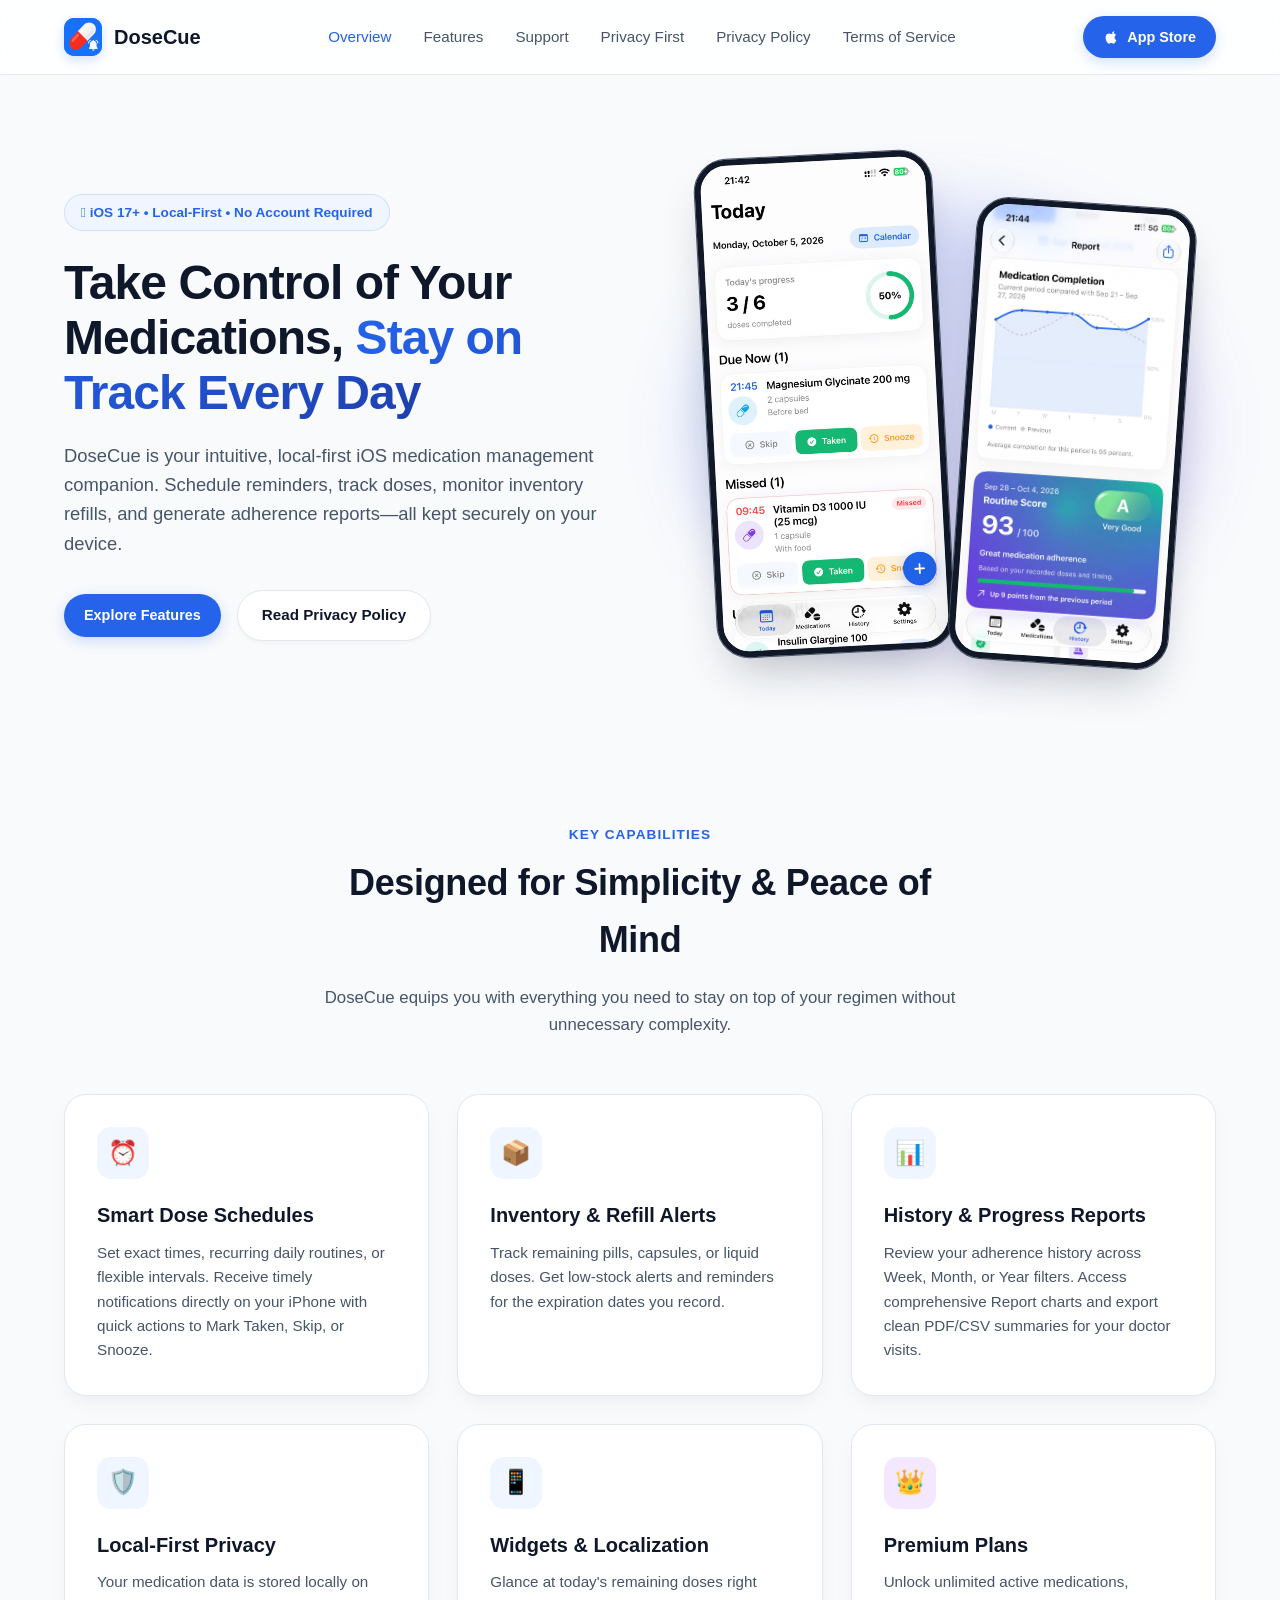
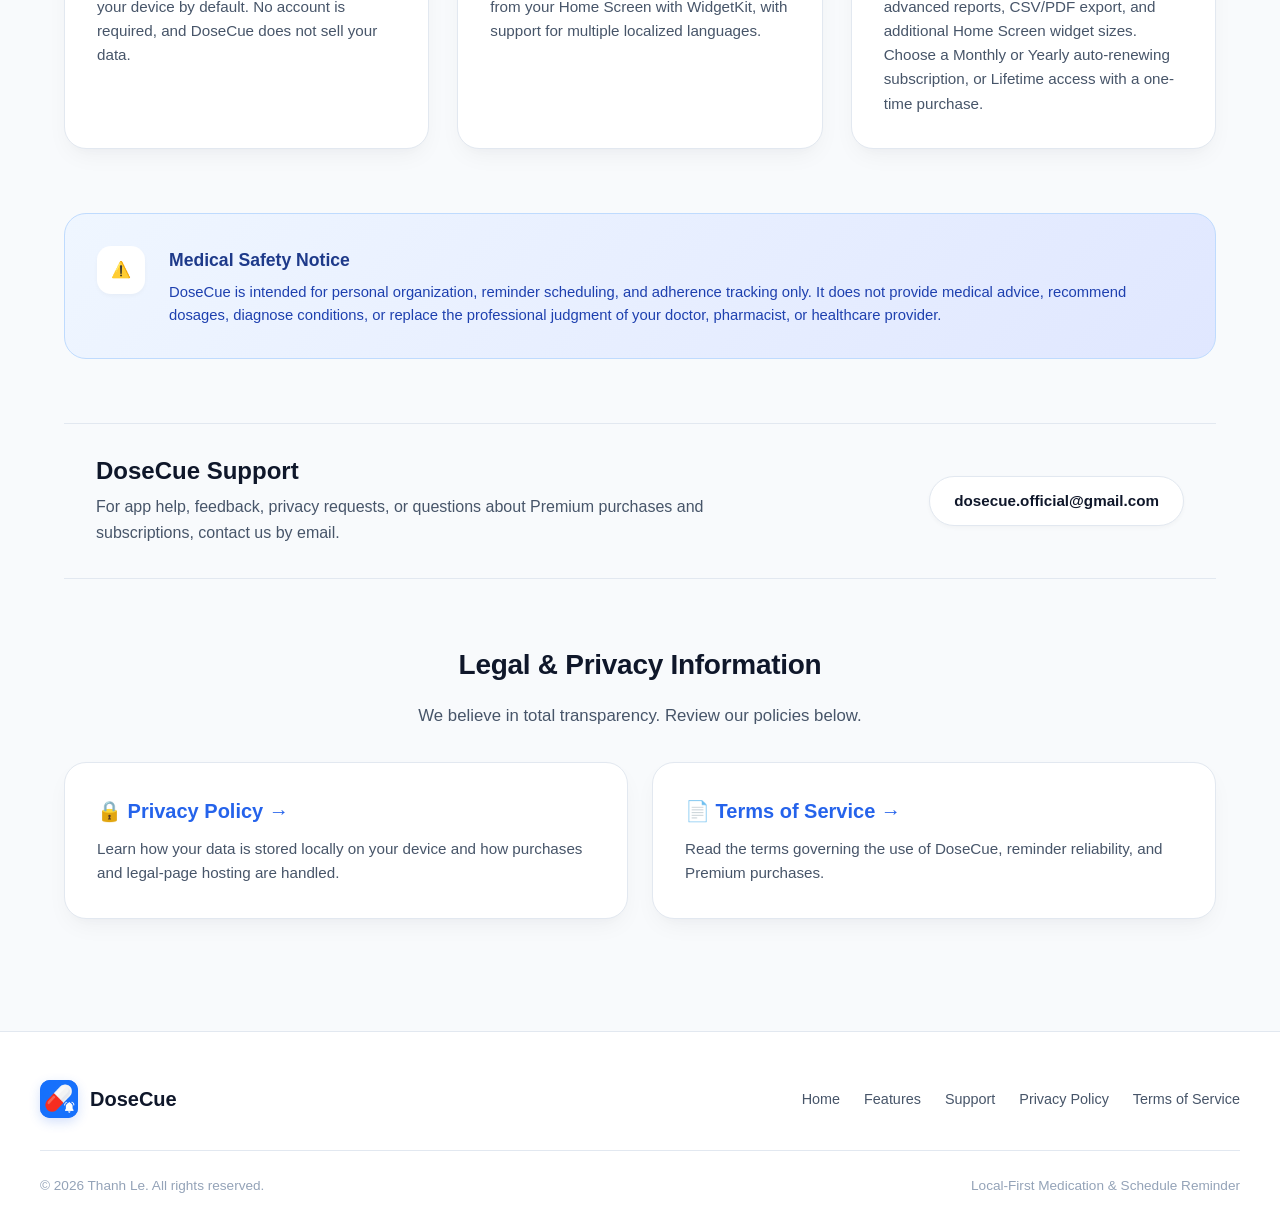
<file: index.html>
<!DOCTYPE html>
<html lang="en">
<head>
  <meta charset="UTF-8">
  <meta name="viewport" content="width=device-width, initial-scale=1.0">
  <title>DoseCue — Smart & Local-First iOS Medication Tracker</title>
  <meta name="description" content="DoseCue is a private, local-first iOS medication reminder app with dose tracking, refill alerts, history reports, and zero cloud tracking.">
  <link rel="icon" type="image/png" href="assets/dosecue.png">
  <link rel="stylesheet" href="styles.css?v=20261016-2">
  <script src="script.js" defer></script>
</head>
<body>

  <!-- Navigation Bar -->
  <header class="navbar">
    <div class="nav-container">
      <a href="index.html" class="brand-logo">
        <div class="brand-icon">
          <img src="assets/dosecue.png" alt="DoseCue app icon" width="38" height="38">
        </div>
        <span>DoseCue</span>
      </a>

      <ul class="nav-links">
        <li><a href="#overview" class="active">Overview</a></li>
        <li><a href="#features">Features</a></li>
        <li><a href="#support">Support</a></li>
        <li><a href="#privacy">Privacy First</a></li>
        <li><a href="privacy.html">Privacy Policy</a></li>
        <li><a href="terms.html">Terms of Service</a></li>
      </ul>

      <a href="https://apps.apple.com/app/id6812654419" class="cta-button">
        <svg width="16" height="16" viewBox="0 0 24 24" fill="currentColor">
          <path d="M18.71 19.5c-.83 1.24-1.71 2.45-3.05 2.47-1.34.03-1.77-.79-3.29-.79-1.53 0-2 .77-3.27.82-1.31.05-2.3-1.32-3.14-2.53C4.25 17 2.94 12.45 4.7 9.39c.87-1.52 2.43-2.48 4.12-2.51 1.28-.02 2.5.87 3.29.87.78 0 2.26-1.07 3.81-.91.65.03 2.47.26 3.64 1.98-.09.06-2.17 1.28-2.15 3.81.03 3.02 2.65 4.03 2.68 4.04-.03.07-.42 1.44-1.38 2.83M15.97 6.32c.67-.82 1.13-1.96.99-3.12-1 .04-2.18.67-2.88 1.49-.6.7-1.12 1.84-.97 2.96 1.11.09 2.21-.51 2.86-1.33z"/>
        </svg>
        App Store
      </a>
    </div>
  </header>

  <main class="main-content">
    
    <!-- Hero Section -->
    <section class="hero-section" id="overview">
      <div class="hero-text">
        <div class="hero-badge">
          <span> iOS 17+ • Local-First • No Account Required</span>
        </div>
        <h1 class="hero-title">Take Control of Your Medications, <span>Stay on Track Every Day</span></h1>
        <p class="hero-subtitle">
          DoseCue is your intuitive, local-first iOS medication management companion. Schedule reminders, track doses, monitor inventory refills, and generate adherence reports—all kept securely on your device.
        </p>

        <div class="hero-actions">
          <a href="#features" class="cta-button">
            Explore Features
          </a>
          <a href="privacy.html" class="btn-secondary">
            Read Privacy Policy
          </a>
        </div>
      </div>

      <!-- Actual DoseCue screenshots: daily dose tracking and progress reports -->
      <div class="hero-screenshots">
        <img
          class="app-screenshot app-screenshot-today"
          src="assets/dosecue-today.jpg"
          alt="Track today’s doses in DoseCue, with daily progress and actions to mark a dose taken, skip it, or snooze the reminder."
          width="870"
          height="1883"
          fetchpriority="high"
        >
        <img
          class="app-screenshot app-screenshot-report"
          src="assets/dosecue-report.jpg"
          alt="See your progress in DoseCue, with medication completion charts and a weekly routine score."
          width="870"
          height="1883"
        >
      </div>
    </section>

    <div class="container">
      
      <!-- Feature Highlights -->
      <section id="features" style="scroll-margin-top: 100px;">
        <div class="section-header">
          <div class="section-tag">Key Capabilities</div>
          <h2 class="section-title">Designed for Simplicity & Peace of Mind</h2>
          <p class="section-desc">DoseCue equips you with everything you need to stay on top of your regimen without unnecessary complexity.</p>
        </div>

        <div class="features-grid">
          
          <!-- Feature 1 -->
          <div class="feature-card">
            <div class="feature-icon-wrapper">⏰</div>
            <h3 class="feature-title">Smart Dose Schedules</h3>
            <p class="feature-text">
              Set exact times, recurring daily routines, or flexible intervals. Receive timely notifications directly on your iPhone with quick actions to Mark Taken, Skip, or Snooze.
            </p>
          </div>

          <!-- Feature 2 -->
          <div class="feature-card">
            <div class="feature-icon-wrapper">📦</div>
            <h3 class="feature-title">Inventory & Refill Alerts</h3>
            <p class="feature-text">
              Track remaining pills, capsules, or liquid doses. Get low-stock alerts and reminders for the expiration dates you record.
            </p>
          </div>

          <!-- Feature 3 -->
          <div class="feature-card">
            <div class="feature-icon-wrapper">📊</div>
            <h3 class="feature-title">History & Progress Reports</h3>
            <p class="feature-text">
              Review your adherence history across Week, Month, or Year filters. Access comprehensive Report charts and export clean PDF/CSV summaries for your doctor visits.
            </p>
          </div>

          <!-- Feature 4 -->
          <div class="feature-card" id="privacy">
            <div class="feature-icon-wrapper">🛡️</div>
            <h3 class="feature-title">Local-First Privacy</h3>
            <p class="feature-text">
              Your medication data is stored locally on your device by default. No account is required, and DoseCue does not sell your data.
            </p>
          </div>

          <!-- Feature 5 -->
          <div class="feature-card">
            <div class="feature-icon-wrapper">📱</div>
            <h3 class="feature-title">Widgets & Localization</h3>
            <p class="feature-text">
              Glance at today's remaining doses right from your Home Screen with WidgetKit, with support for multiple localized languages.
            </p>
          </div>

          <!-- Feature 6 -->
          <div class="feature-card">
            <div class="feature-icon-wrapper purple">👑</div>
            <h3 class="feature-title">Premium Plans</h3>
            <p class="feature-text">
              Unlock unlimited active medications, advanced reports, CSV/PDF export, and additional Home Screen widget sizes. Choose a Monthly or Yearly auto-renewing subscription, or Lifetime access with a one-time purchase.
            </p>
          </div>

        </div>
      </section>

      <!-- Medical Disclaimer Card -->
      <section class="disclaimer-card">
        <div class="disclaimer-icon">⚠️</div>
        <div>
          <div class="disclaimer-title">Medical Safety Notice</div>
          <div class="disclaimer-text">
            DoseCue is intended for personal organization, reminder scheduling, and adherence tracking only. It does not provide medical advice, recommend dosages, diagnose conditions, or replace the professional judgment of your doctor, pharmacist, or healthcare provider.
          </div>
        </div>
      </section>

      <!-- Support -->
      <section id="support" class="support-section">
        <div>
          <h2 class="support-title">DoseCue Support</h2>
          <p class="support-text">
            For app help, feedback, privacy requests, or questions about Premium purchases and subscriptions, contact us by email.
          </p>
        </div>
        <a class="btn-secondary" href="mailto:dosecue.official@gmail.com">
          dosecue.official@gmail.com
        </a>
      </section>

      <!-- Legal Quick Links -->
      <section style="margin-bottom: 4rem;">
        <div class="section-header" style="margin-bottom: 2rem;">
          <h2 class="section-title" style="font-size: 1.75rem;">Legal & Privacy Information</h2>
          <p class="section-desc">We believe in total transparency. Review our policies below.</p>
        </div>

        <div style="display: grid; grid-template-columns: 1fr 1fr; gap: 1.5rem;">
          <a href="privacy.html" class="feature-card" style="text-decoration: none; color: inherit;">
            <div class="feature-title" style="color: var(--primary);">🔒 Privacy Policy →</div>
            <p class="feature-text">Learn how your data is stored locally on your device and how purchases and legal-page hosting are handled.</p>
          </a>

          <a href="terms.html" class="feature-card" style="text-decoration: none; color: inherit;">
            <div class="feature-title" style="color: var(--primary);">📄 Terms of Service →</div>
            <p class="feature-text">Read the terms governing the use of DoseCue, reminder reliability, and Premium purchases.</p>
          </a>
        </div>
      </section>

    </div>
  </main>

  <!-- Footer -->
  <footer class="footer">
    <div class="footer-container">
      <div class="footer-top">
        <a href="index.html" class="brand-logo">
          <div class="brand-icon">
            <img src="assets/dosecue.png" alt="DoseCue app icon" width="38" height="38">
          </div>
          <span>DoseCue</span>
        </a>

        <ul class="footer-nav">
          <li><a href="index.html">Home</a></li>
          <li><a href="#features">Features</a></li>
          <li><a href="#support">Support</a></li>
          <li><a href="privacy.html">Privacy Policy</a></li>
          <li><a href="terms.html">Terms of Service</a></li>
        </ul>
      </div>

      <div class="footer-bottom">
        <div>© 2026 Thanh Le. All rights reserved.</div>
        <div>Local-First Medication & Schedule Reminder</div>
      </div>
    </div>
  </footer>

</body>
</html>
</file>
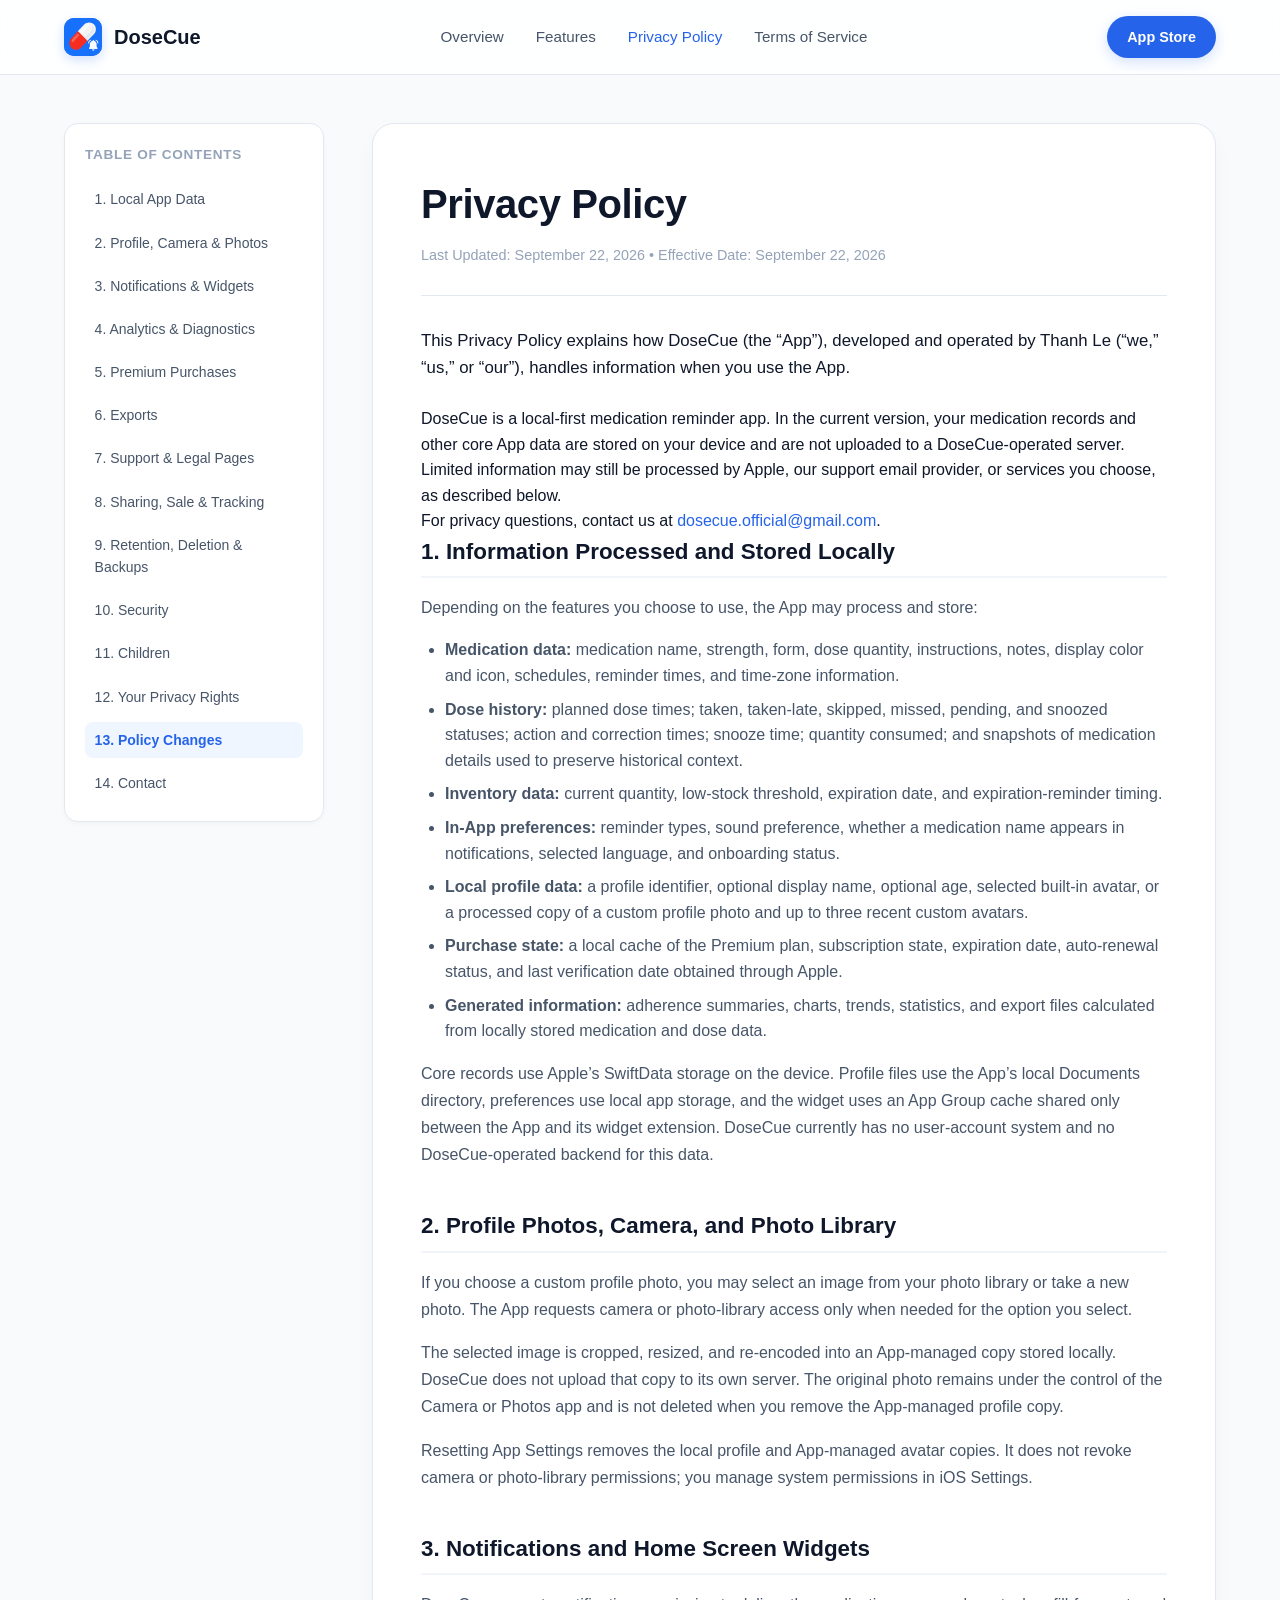
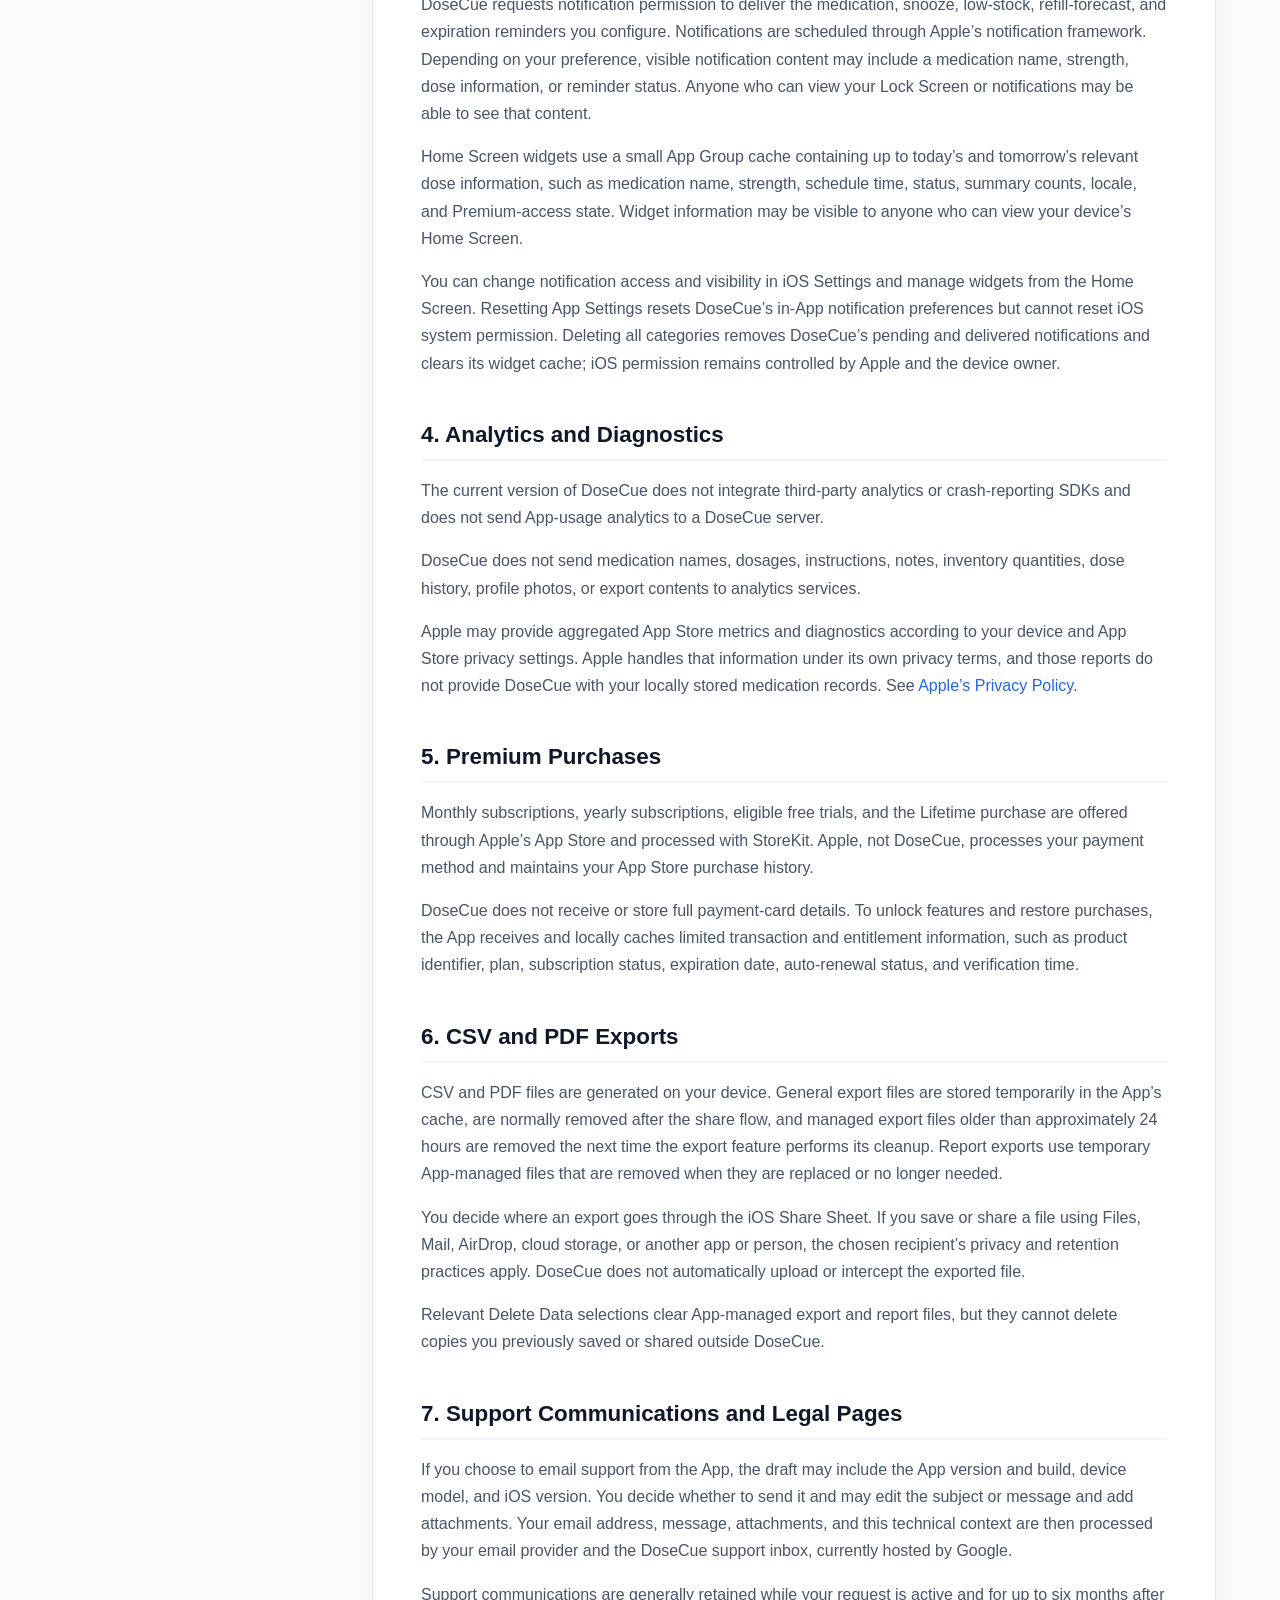
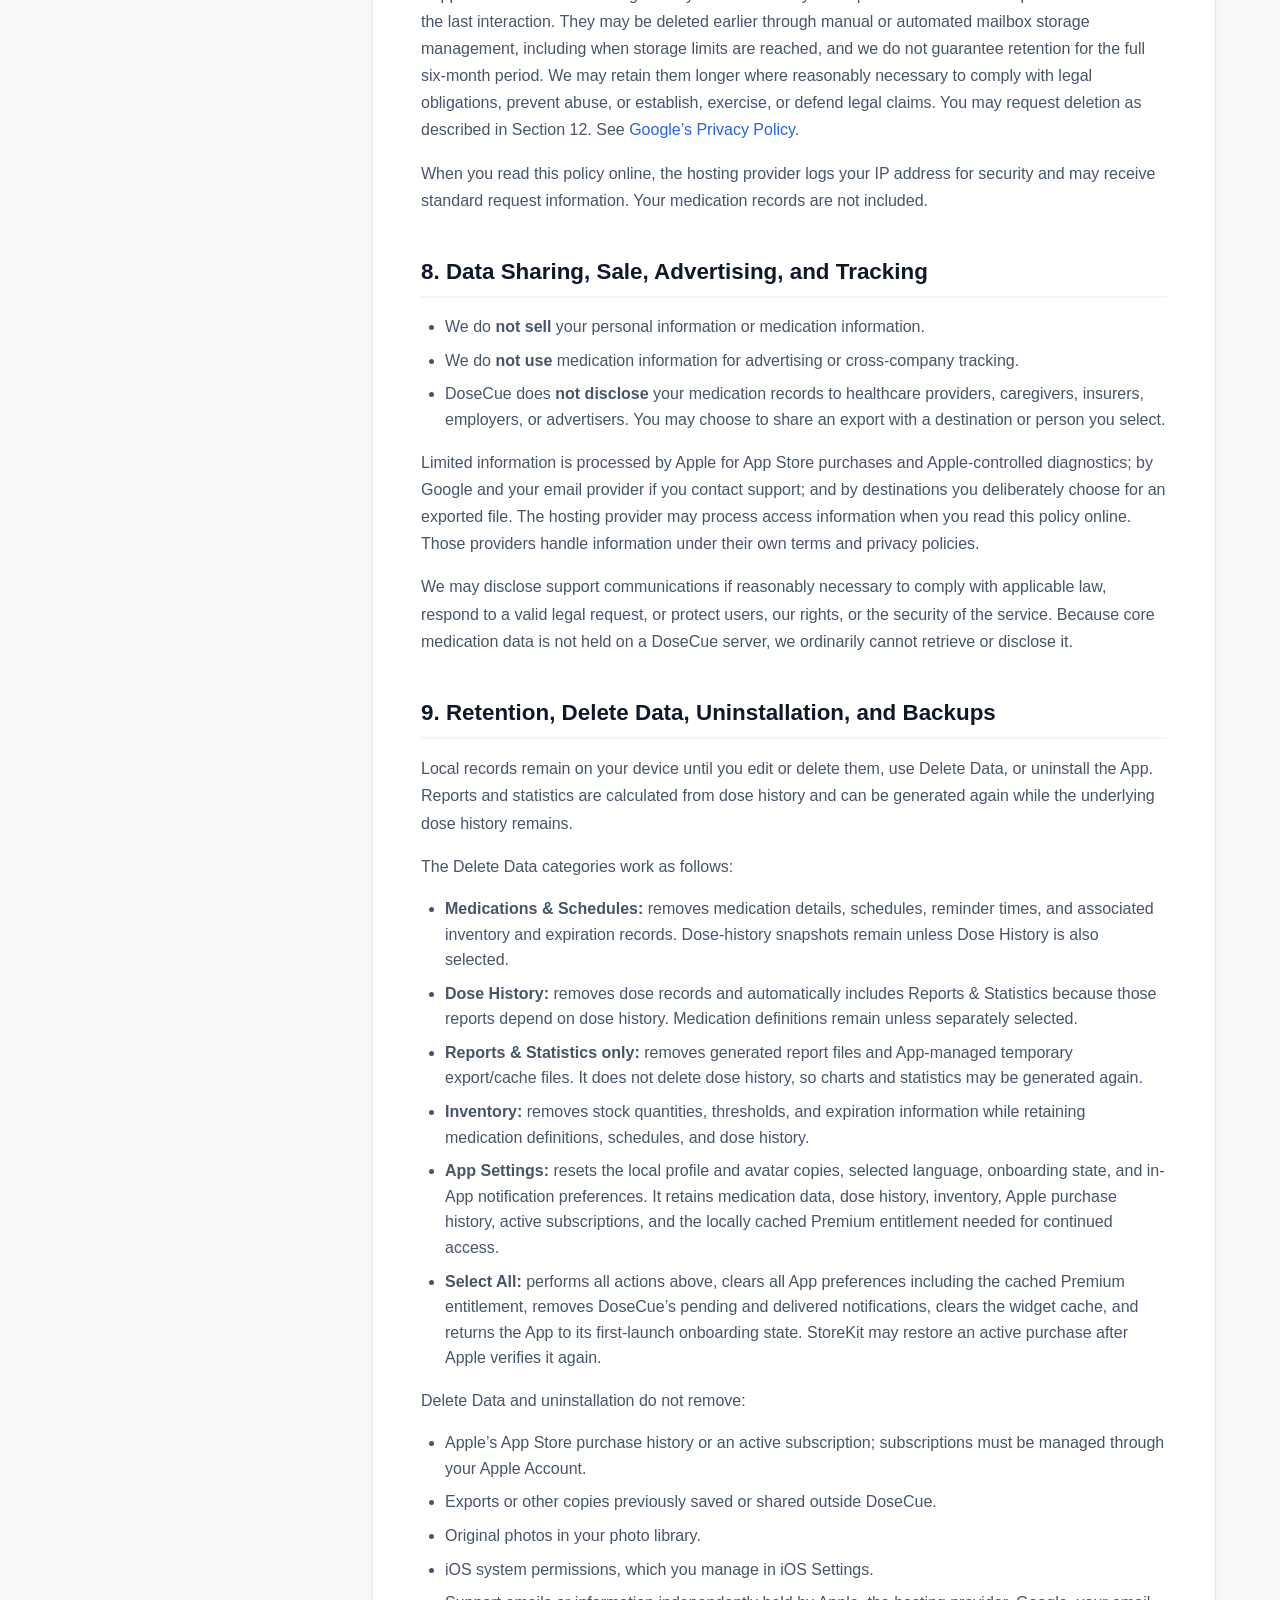
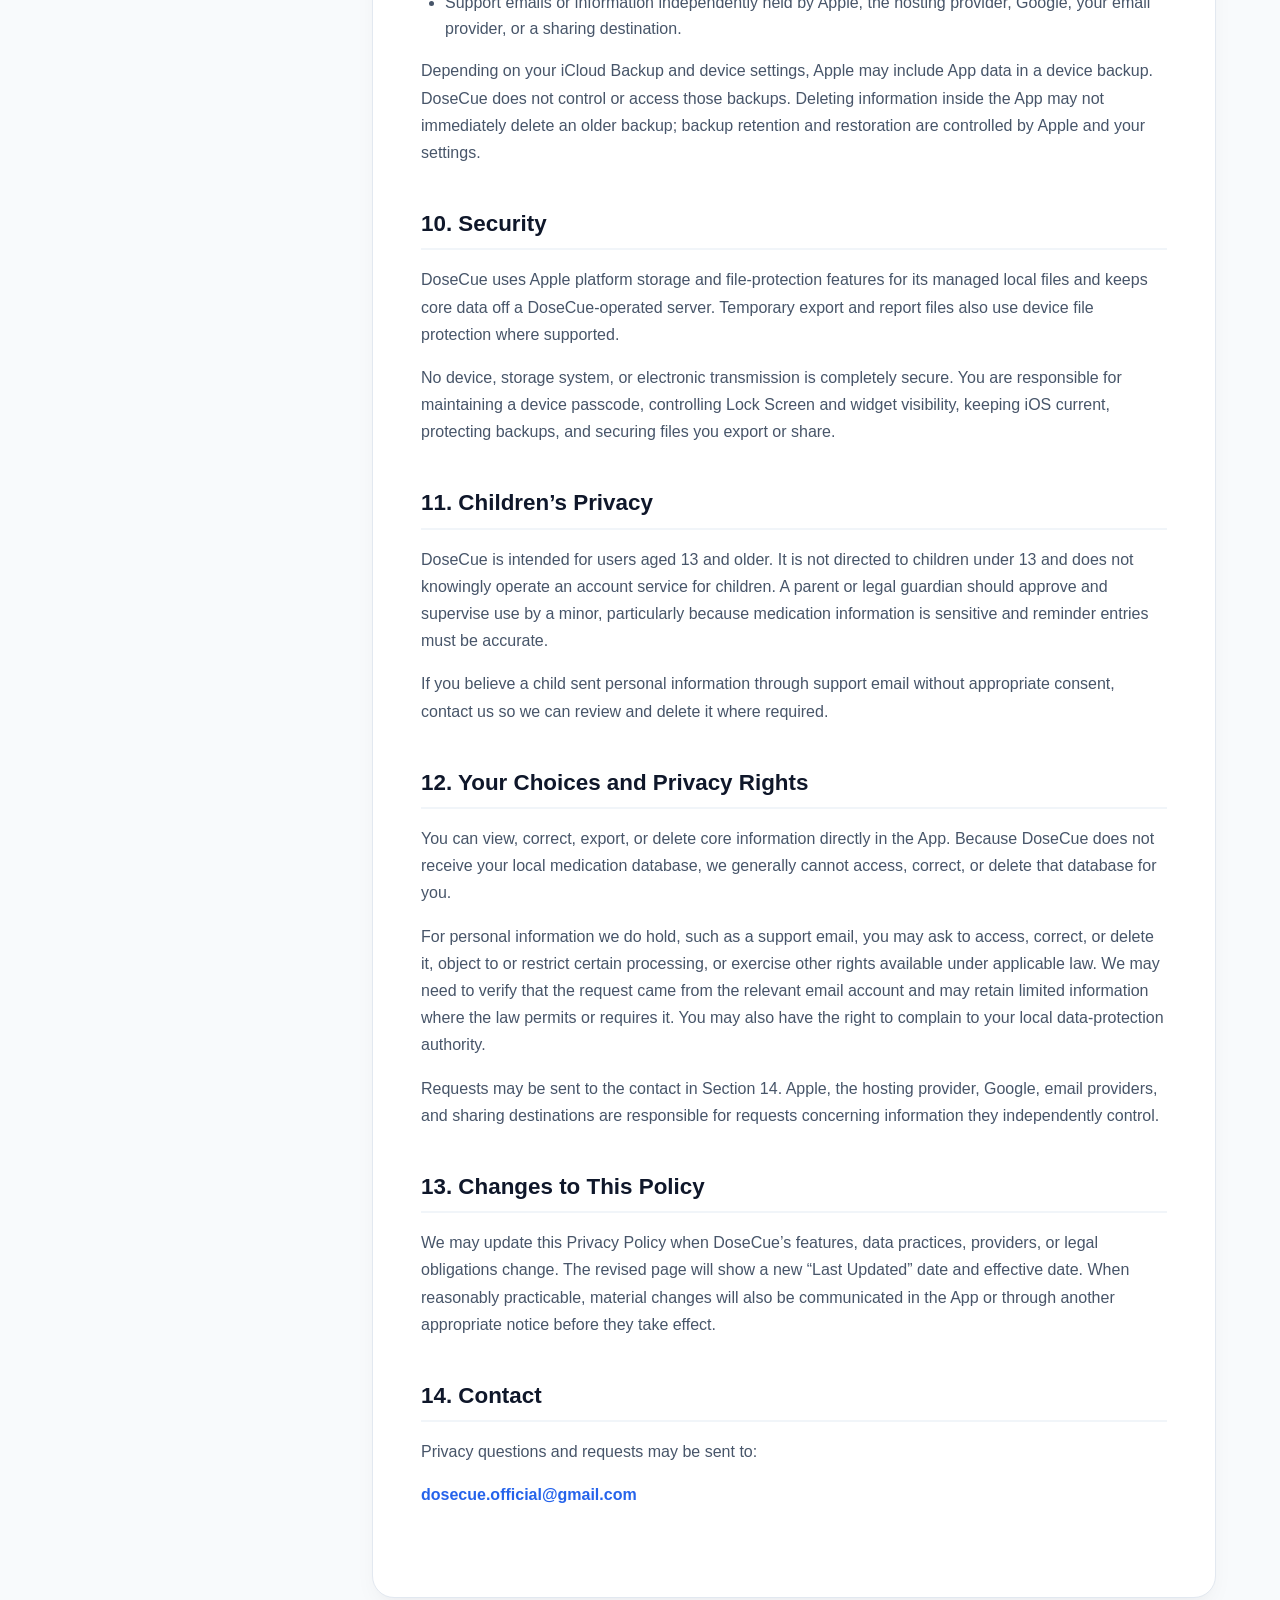
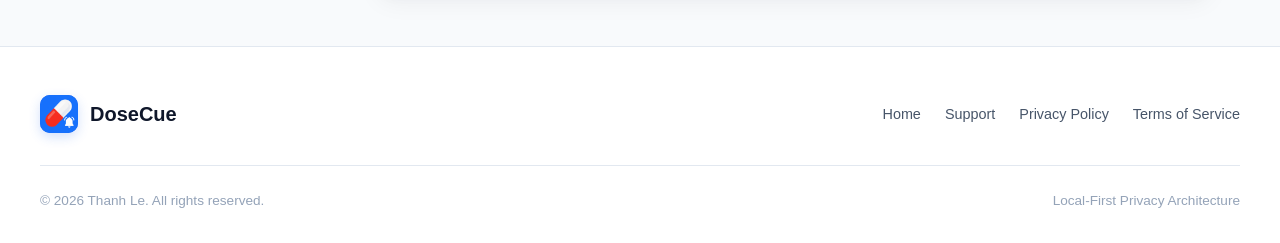
<file: privacy.html>
<!DOCTYPE html>
<html lang="en">
<head>
  <meta charset="UTF-8">
  <meta name="viewport" content="width=device-width, initial-scale=1.0">
  <title>Privacy Policy — DoseCue</title>
  <meta name="description" content="Privacy Policy for the DoseCue iOS app, including its local-first storage, reminders, widgets, purchases, exports, support communications, and data deletion controls.">
  <link rel="icon" type="image/png" href="assets/dosecue.png">
  <link rel="stylesheet" href="styles.css?v=20260730">
  <script src="script.js" defer></script>
</head>
<body>

  <header class="navbar">
    <div class="nav-container">
      <a href="index.html" class="brand-logo">
        <div class="brand-icon">
          <img src="assets/dosecue.png" alt="DoseCue app icon" width="38" height="38">
        </div>
        <span>DoseCue</span>
      </a>

      <ul class="nav-links">
        <li><a href="index.html">Overview</a></li>
        <li><a href="index.html#features">Features</a></li>
        <li><a href="privacy.html" class="active">Privacy Policy</a></li>
        <li><a href="terms.html">Terms of Service</a></li>
      </ul>

      <a href="https://apps.apple.com/app/id6812654419" class="cta-button">
        App Store
      </a>
    </div>
  </header>

  <main class="main-content">
    <div class="container">
      <div class="doc-layout">

        <aside class="doc-sidebar">
          <div class="doc-sidebar-title">Table of Contents</div>
          <ul class="toc-list">
            <li><a href="#sec-1" class="active">1. Local App Data</a></li>
            <li><a href="#sec-2">2. Profile, Camera &amp; Photos</a></li>
            <li><a href="#sec-3">3. Notifications &amp; Widgets</a></li>
            <li><a href="#sec-4">4. Analytics &amp; Diagnostics</a></li>
            <li><a href="#sec-5">5. Premium Purchases</a></li>
            <li><a href="#sec-6">6. Exports</a></li>
            <li><a href="#sec-7">7. Support &amp; Legal Pages</a></li>
            <li><a href="#sec-8">8. Sharing, Sale &amp; Tracking</a></li>
            <li><a href="#sec-9">9. Retention, Deletion &amp; Backups</a></li>
            <li><a href="#sec-10">10. Security</a></li>
            <li><a href="#sec-11">11. Children</a></li>
            <li><a href="#sec-12">12. Your Privacy Rights</a></li>
            <li><a href="#sec-13">13. Policy Changes</a></li>
            <li><a href="#sec-14">14. Contact</a></li>
          </ul>
        </aside>

        <article class="doc-article">
          <header class="doc-header">
            <h1 class="doc-title">Privacy Policy</h1>
            <div class="doc-meta">Last Updated: September 22, 2026 • Effective Date: September 22, 2026</div>
          </header>

          <p style="font-size: 1.05rem; margin-bottom: 1.5rem;">
            This Privacy Policy explains how DoseCue (the “App”), developed and operated by Thanh Le (“we,” “us,” or “our”), handles information when you use the App.
          </p>

          <p>
            DoseCue is a local-first medication reminder app. In the current version, your medication records and other core App data are stored on your device and are not uploaded to a DoseCue-operated server. Limited information may still be processed by Apple, our support email provider, or services you choose, as described below.
          </p>

          <p>
            For privacy questions, contact us at <a href="mailto:dosecue.official@gmail.com">dosecue.official@gmail.com</a>.
          </p>

          <section id="sec-1" class="doc-section">
            <h2 class="doc-section-h2">1. Information Processed and Stored Locally</h2>
            <p>Depending on the features you choose to use, the App may process and store:</p>
            <ul>
              <li><strong>Medication data:</strong> medication name, strength, form, dose quantity, instructions, notes, display color and icon, schedules, reminder times, and time-zone information.</li>
              <li><strong>Dose history:</strong> planned dose times; taken, taken-late, skipped, missed, pending, and snoozed statuses; action and correction times; snooze time; quantity consumed; and snapshots of medication details used to preserve historical context.</li>
              <li><strong>Inventory data:</strong> current quantity, low-stock threshold, expiration date, and expiration-reminder timing.</li>
              <li><strong>In-App preferences:</strong> reminder types, sound preference, whether a medication name appears in notifications, selected language, and onboarding status.</li>
              <li><strong>Local profile data:</strong> a profile identifier, optional display name, optional age, selected built-in avatar, or a processed copy of a custom profile photo and up to three recent custom avatars.</li>
              <li><strong>Purchase state:</strong> a local cache of the Premium plan, subscription state, expiration date, auto-renewal status, and last verification date obtained through Apple.</li>
              <li><strong>Generated information:</strong> adherence summaries, charts, trends, statistics, and export files calculated from locally stored medication and dose data.</li>
            </ul>
            <p>
              Core records use Apple’s SwiftData storage on the device. Profile files use the App’s local Documents directory, preferences use local app storage, and the widget uses an App Group cache shared only between the App and its widget extension. DoseCue currently has no user-account system and no DoseCue-operated backend for this data.
            </p>
          </section>

          <section id="sec-2" class="doc-section">
            <h2 class="doc-section-h2">2. Profile Photos, Camera, and Photo Library</h2>
            <p>
              If you choose a custom profile photo, you may select an image from your photo library or take a new photo. The App requests camera or photo-library access only when needed for the option you select.
            </p>
            <p>
              The selected image is cropped, resized, and re-encoded into an App-managed copy stored locally. DoseCue does not upload that copy to its own server. The original photo remains under the control of the Camera or Photos app and is not deleted when you remove the App-managed profile copy.
            </p>
            <p>
              Resetting App Settings removes the local profile and App-managed avatar copies. It does not revoke camera or photo-library permissions; you manage system permissions in iOS Settings.
            </p>
          </section>

          <section id="sec-3" class="doc-section">
            <h2 class="doc-section-h2">3. Notifications and Home Screen Widgets</h2>
            <p>
              DoseCue requests notification permission to deliver the medication, snooze, low-stock, refill-forecast, and expiration reminders you configure. Notifications are scheduled through Apple’s notification framework. Depending on your preference, visible notification content may include a medication name, strength, dose information, or reminder status. Anyone who can view your Lock Screen or notifications may be able to see that content.
            </p>
            <p>
              Home Screen widgets use a small App Group cache containing up to today’s and tomorrow’s relevant dose information, such as medication name, strength, schedule time, status, summary counts, locale, and Premium-access state. Widget information may be visible to anyone who can view your device’s Home Screen.
            </p>
            <p>
              You can change notification access and visibility in iOS Settings and manage widgets from the Home Screen. Resetting App Settings resets DoseCue’s in-App notification preferences but cannot reset iOS system permission. Deleting all categories removes DoseCue’s pending and delivered notifications and clears its widget cache; iOS permission remains controlled by Apple and the device owner.
            </p>
          </section>

          <section id="sec-4" class="doc-section">
            <h2 class="doc-section-h2">4. Analytics and Diagnostics</h2>
            <p>
              The current version of DoseCue does not integrate third-party analytics or crash-reporting SDKs and does not send App-usage analytics to a DoseCue server.
            </p>
            <p>
              DoseCue does not send medication names, dosages, instructions, notes, inventory quantities, dose history, profile photos, or export contents to analytics services.
            </p>
            <p>
              Apple may provide aggregated App Store metrics and diagnostics according to your device and App Store privacy settings. Apple handles that information under its own privacy terms, and those reports do not provide DoseCue with your locally stored medication records. See <a href="https://www.apple.com/legal/privacy/">Apple’s Privacy Policy</a>.
            </p>
          </section>

          <section id="sec-5" class="doc-section">
            <h2 class="doc-section-h2">5. Premium Purchases</h2>
            <p>
              Monthly subscriptions, yearly subscriptions, eligible free trials, and the Lifetime purchase are offered through Apple’s App Store and processed with StoreKit. Apple, not DoseCue, processes your payment method and maintains your App Store purchase history.
            </p>
            <p>
              DoseCue does not receive or store full payment-card details. To unlock features and restore purchases, the App receives and locally caches limited transaction and entitlement information, such as product identifier, plan, subscription status, expiration date, auto-renewal status, and verification time.
            </p>
          </section>

          <section id="sec-6" class="doc-section">
            <h2 class="doc-section-h2">6. CSV and PDF Exports</h2>
            <p>
              CSV and PDF files are generated on your device. General export files are stored temporarily in the App’s cache, are normally removed after the share flow, and managed export files older than approximately 24 hours are removed the next time the export feature performs its cleanup. Report exports use temporary App-managed files that are removed when they are replaced or no longer needed.
            </p>
            <p>
              You decide where an export goes through the iOS Share Sheet. If you save or share a file using Files, Mail, AirDrop, cloud storage, or another app or person, the chosen recipient’s privacy and retention practices apply. DoseCue does not automatically upload or intercept the exported file.
            </p>
            <p>
              Relevant Delete Data selections clear App-managed export and report files, but they cannot delete copies you previously saved or shared outside DoseCue.
            </p>
          </section>

          <section id="sec-7" class="doc-section">
            <h2 class="doc-section-h2">7. Support Communications and Legal Pages</h2>
            <p>
              If you choose to email support from the App, the draft may include the App version and build, device model, and iOS version. You decide whether to send it and may edit the subject or message and add attachments. Your email address, message, attachments, and this technical context are then processed by your email provider and the DoseCue support inbox, currently hosted by Google.
            </p>
            <p>
              Support communications are generally retained while your request is active and for up to six months after the last interaction. They may be deleted earlier through manual or automated mailbox storage management, including when storage limits are reached, and we do not guarantee retention for the full six-month period. We may retain them longer where reasonably necessary to comply with legal obligations, prevent abuse, or establish, exercise, or defend legal claims. You may request deletion as described in Section 12. See <a href="https://policies.google.com/privacy">Google’s Privacy Policy</a>.
            </p>
            <p>
              When you read this policy online, the hosting provider logs your IP address for security and may receive standard request information. Your medication records are not included.
            </p>
          </section>

          <section id="sec-8" class="doc-section">
            <h2 class="doc-section-h2">8. Data Sharing, Sale, Advertising, and Tracking</h2>
            <ul>
              <li>We do <strong>not sell</strong> your personal information or medication information.</li>
              <li>We do <strong>not use</strong> medication information for advertising or cross-company tracking.</li>
              <li>DoseCue does <strong>not disclose</strong> your medication records to healthcare providers, caregivers, insurers, employers, or advertisers. You may choose to share an export with a destination or person you select.</li>
            </ul>
            <p>
              Limited information is processed by Apple for App Store purchases and Apple-controlled diagnostics; by Google and your email provider if you contact support; and by destinations you deliberately choose for an exported file. The hosting provider may process access information when you read this policy online. Those providers handle information under their own terms and privacy policies.
            </p>
            <p>
              We may disclose support communications if reasonably necessary to comply with applicable law, respond to a valid legal request, or protect users, our rights, or the security of the service. Because core medication data is not held on a DoseCue server, we ordinarily cannot retrieve or disclose it.
            </p>
          </section>

          <section id="sec-9" class="doc-section">
            <h2 class="doc-section-h2">9. Retention, Delete Data, Uninstallation, and Backups</h2>
            <p>
              Local records remain on your device until you edit or delete them, use Delete Data, or uninstall the App. Reports and statistics are calculated from dose history and can be generated again while the underlying dose history remains.
            </p>
            <p>The Delete Data categories work as follows:</p>
            <ul>
              <li><strong>Medications &amp; Schedules:</strong> removes medication details, schedules, reminder times, and associated inventory and expiration records. Dose-history snapshots remain unless Dose History is also selected.</li>
              <li><strong>Dose History:</strong> removes dose records and automatically includes Reports &amp; Statistics because those reports depend on dose history. Medication definitions remain unless separately selected.</li>
              <li><strong>Reports &amp; Statistics only:</strong> removes generated report files and App-managed temporary export/cache files. It does not delete dose history, so charts and statistics may be generated again.</li>
              <li><strong>Inventory:</strong> removes stock quantities, thresholds, and expiration information while retaining medication definitions, schedules, and dose history.</li>
              <li><strong>App Settings:</strong> resets the local profile and avatar copies, selected language, onboarding state, and in-App notification preferences. It retains medication data, dose history, inventory, Apple purchase history, active subscriptions, and the locally cached Premium entitlement needed for continued access.</li>
              <li><strong>Select All:</strong> performs all actions above, clears all App preferences including the cached Premium entitlement, removes DoseCue’s pending and delivered notifications, clears the widget cache, and returns the App to its first-launch onboarding state. StoreKit may restore an active purchase after Apple verifies it again.</li>
            </ul>
            <p>Delete Data and uninstallation do not remove:</p>
            <ul>
              <li>Apple’s App Store purchase history or an active subscription; subscriptions must be managed through your Apple Account.</li>
              <li>Exports or other copies previously saved or shared outside DoseCue.</li>
              <li>Original photos in your photo library.</li>
              <li>iOS system permissions, which you manage in iOS Settings.</li>
              <li>Support emails or information independently held by Apple, the hosting provider, Google, your email provider, or a sharing destination.</li>
            </ul>
            <p>
              Depending on your iCloud Backup and device settings, Apple may include App data in a device backup. DoseCue does not control or access those backups. Deleting information inside the App may not immediately delete an older backup; backup retention and restoration are controlled by Apple and your settings.
            </p>
          </section>

          <section id="sec-10" class="doc-section">
            <h2 class="doc-section-h2">10. Security</h2>
            <p>
              DoseCue uses Apple platform storage and file-protection features for its managed local files and keeps core data off a DoseCue-operated server. Temporary export and report files also use device file protection where supported.
            </p>
            <p>
              No device, storage system, or electronic transmission is completely secure. You are responsible for maintaining a device passcode, controlling Lock Screen and widget visibility, keeping iOS current, protecting backups, and securing files you export or share.
            </p>
          </section>

          <section id="sec-11" class="doc-section">
            <h2 class="doc-section-h2">11. Children’s Privacy</h2>
            <p>
              DoseCue is intended for users aged 13 and older. It is not directed to children under 13 and does not knowingly operate an account service for children. A parent or legal guardian should approve and supervise use by a minor, particularly because medication information is sensitive and reminder entries must be accurate.
            </p>
            <p>
              If you believe a child sent personal information through support email without appropriate consent, contact us so we can review and delete it where required.
            </p>
          </section>

          <section id="sec-12" class="doc-section">
            <h2 class="doc-section-h2">12. Your Choices and Privacy Rights</h2>
            <p>
              You can view, correct, export, or delete core information directly in the App. Because DoseCue does not receive your local medication database, we generally cannot access, correct, or delete that database for you.
            </p>
            <p>
              For personal information we do hold, such as a support email, you may ask to access, correct, or delete it, object to or restrict certain processing, or exercise other rights available under applicable law. We may need to verify that the request came from the relevant email account and may retain limited information where the law permits or requires it. You may also have the right to complain to your local data-protection authority.
            </p>
            <p>
              Requests may be sent to the contact in Section 14. Apple, the hosting provider, Google, email providers, and sharing destinations are responsible for requests concerning information they independently control.
            </p>
          </section>

          <section id="sec-13" class="doc-section">
            <h2 class="doc-section-h2">13. Changes to This Policy</h2>
            <p>
              We may update this Privacy Policy when DoseCue’s features, data practices, providers, or legal obligations change. The revised page will show a new “Last Updated” date and effective date. When reasonably practicable, material changes will also be communicated in the App or through another appropriate notice before they take effect.
            </p>
          </section>

          <section id="sec-14" class="doc-section">
            <h2 class="doc-section-h2">14. Contact</h2>
            <p>Privacy questions and requests may be sent to:</p>
            <p style="font-weight: 600; color: var(--primary);">
              <a href="mailto:dosecue.official@gmail.com">dosecue.official@gmail.com</a>
            </p>
          </section>
        </article>
      </div>
    </div>
  </main>

  <footer class="footer">
    <div class="footer-container">
      <div class="footer-top">
        <a href="index.html" class="brand-logo">
          <div class="brand-icon">
            <img src="assets/dosecue.png" alt="DoseCue app icon" width="38" height="38">
          </div>
          <span>DoseCue</span>
        </a>

        <ul class="footer-nav">
          <li><a href="index.html">Home</a></li>
          <li><a href="index.html#support">Support</a></li>
          <li><a href="privacy.html">Privacy Policy</a></li>
          <li><a href="terms.html">Terms of Service</a></li>
        </ul>
      </div>

      <div class="footer-bottom">
        <div>© 2026 Thanh Le. All rights reserved.</div>
        <div>Local-First Privacy Architecture</div>
      </div>
    </div>
  </footer>

</body>
</html>
</file>
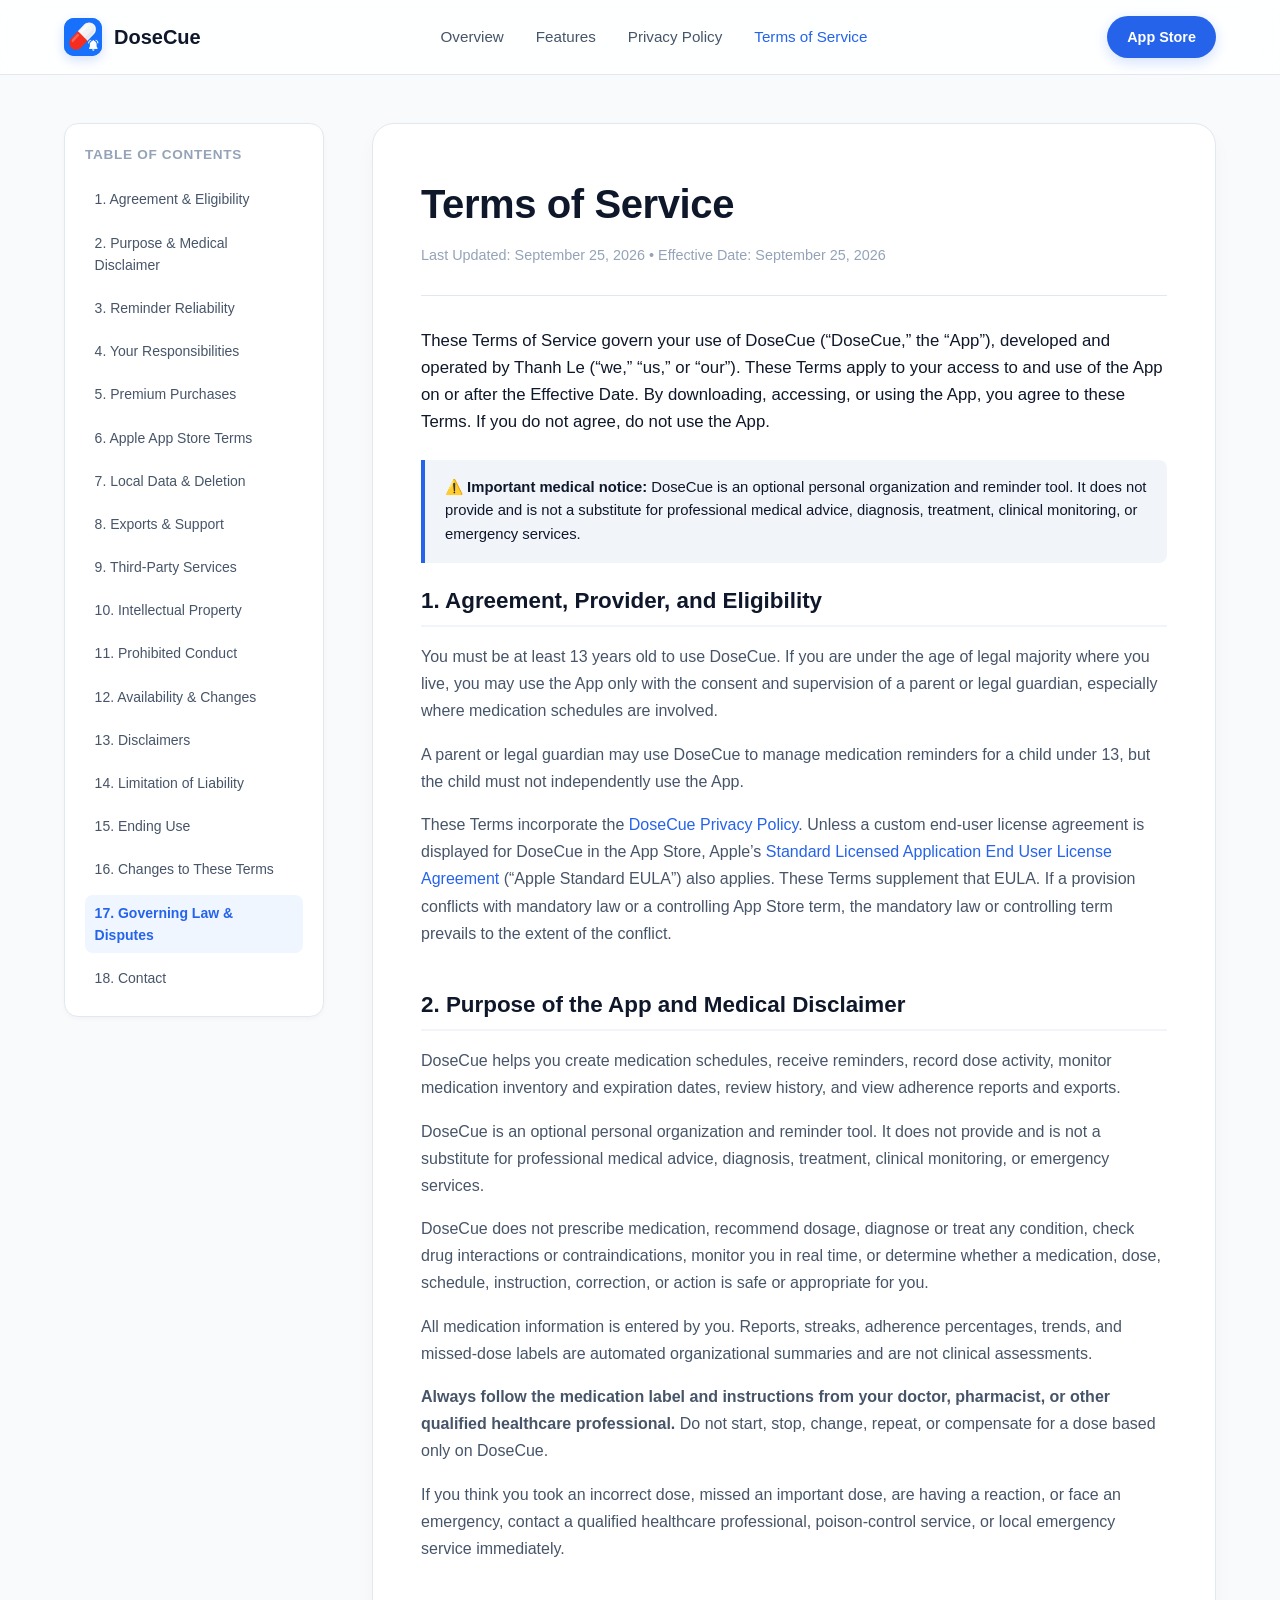
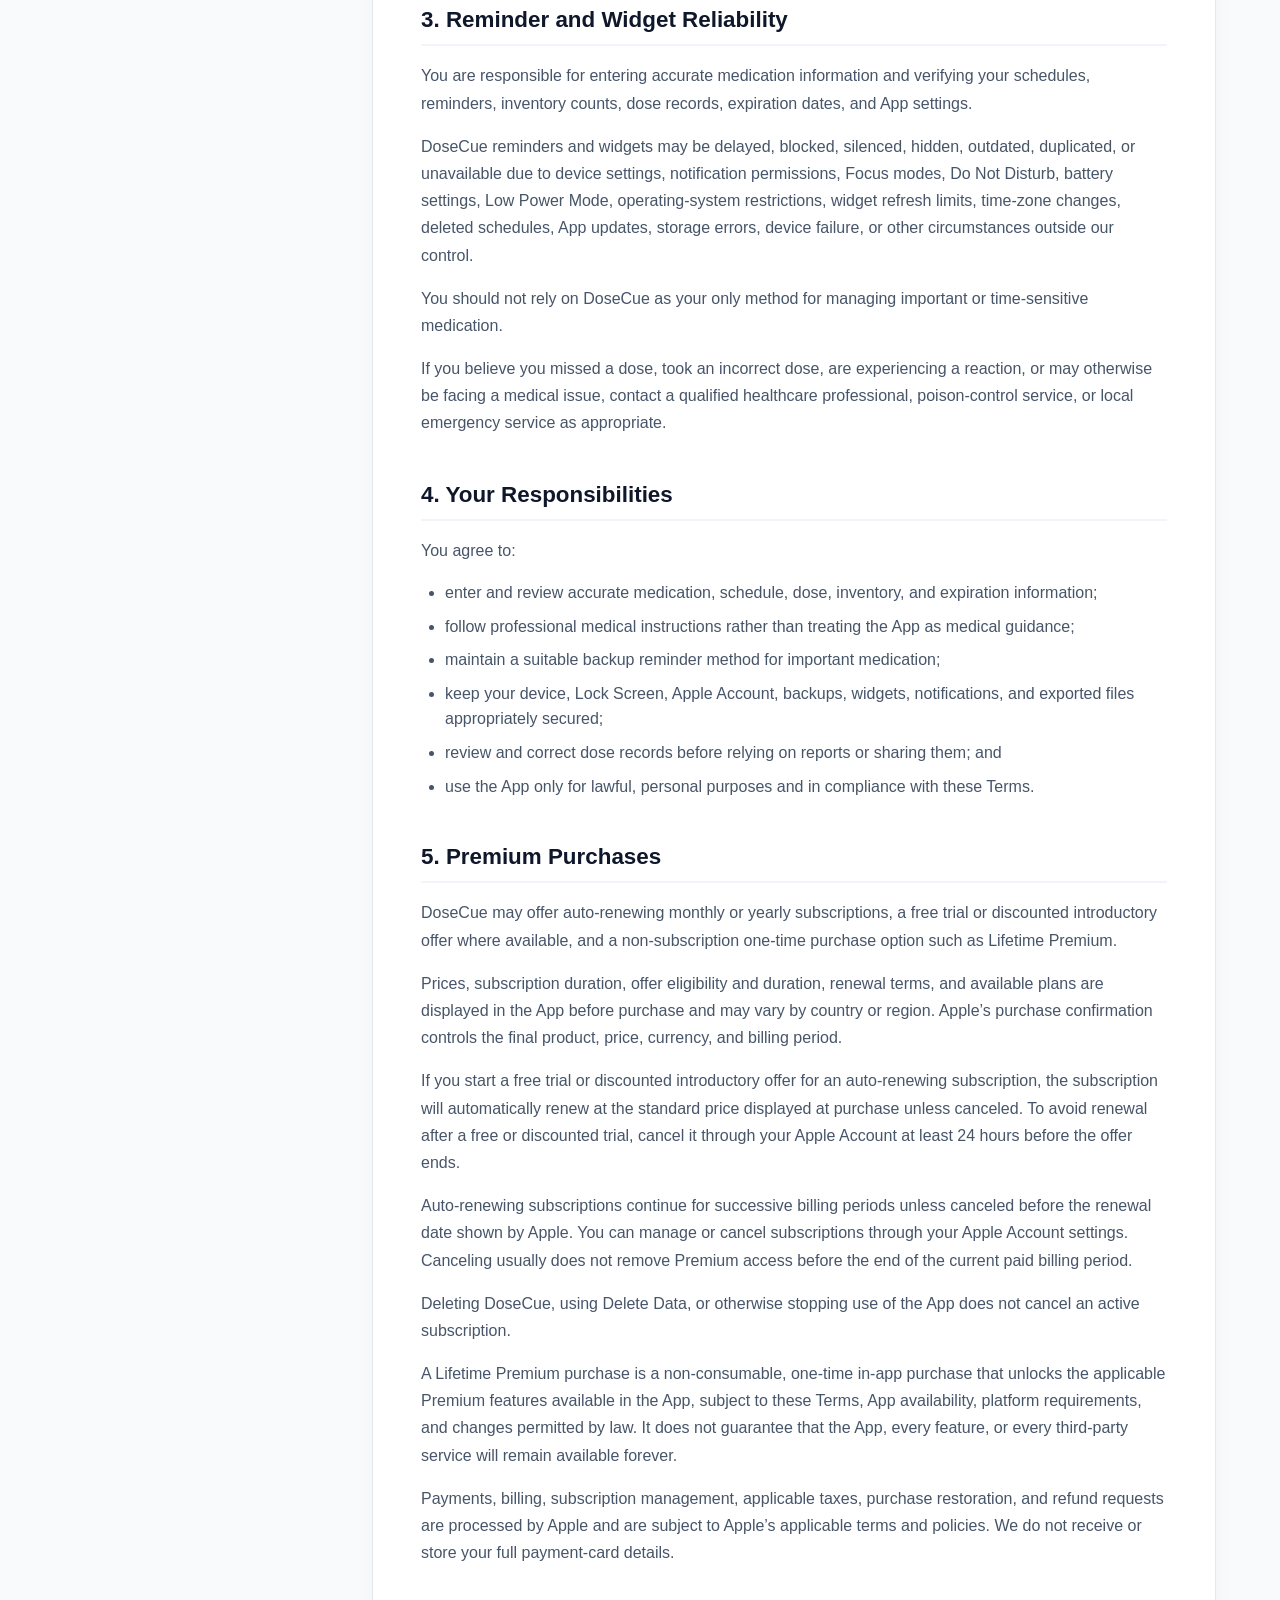
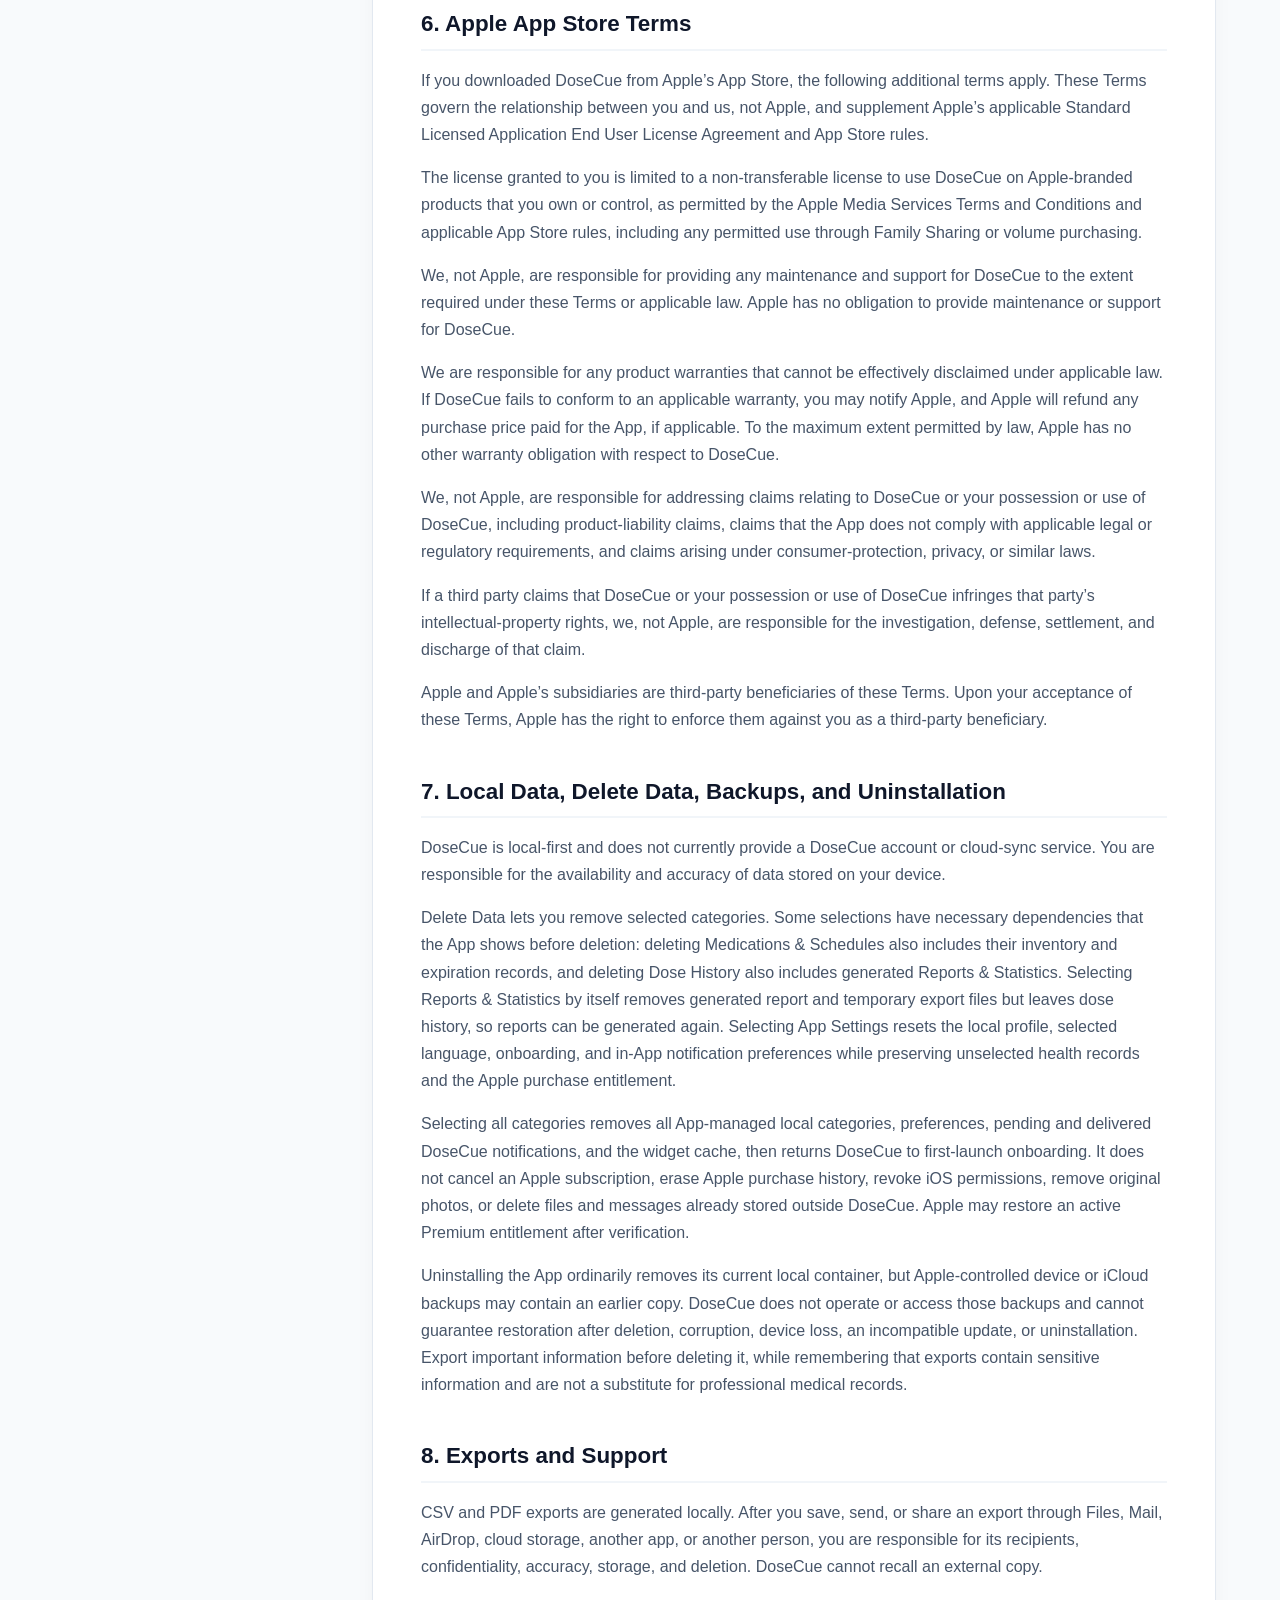
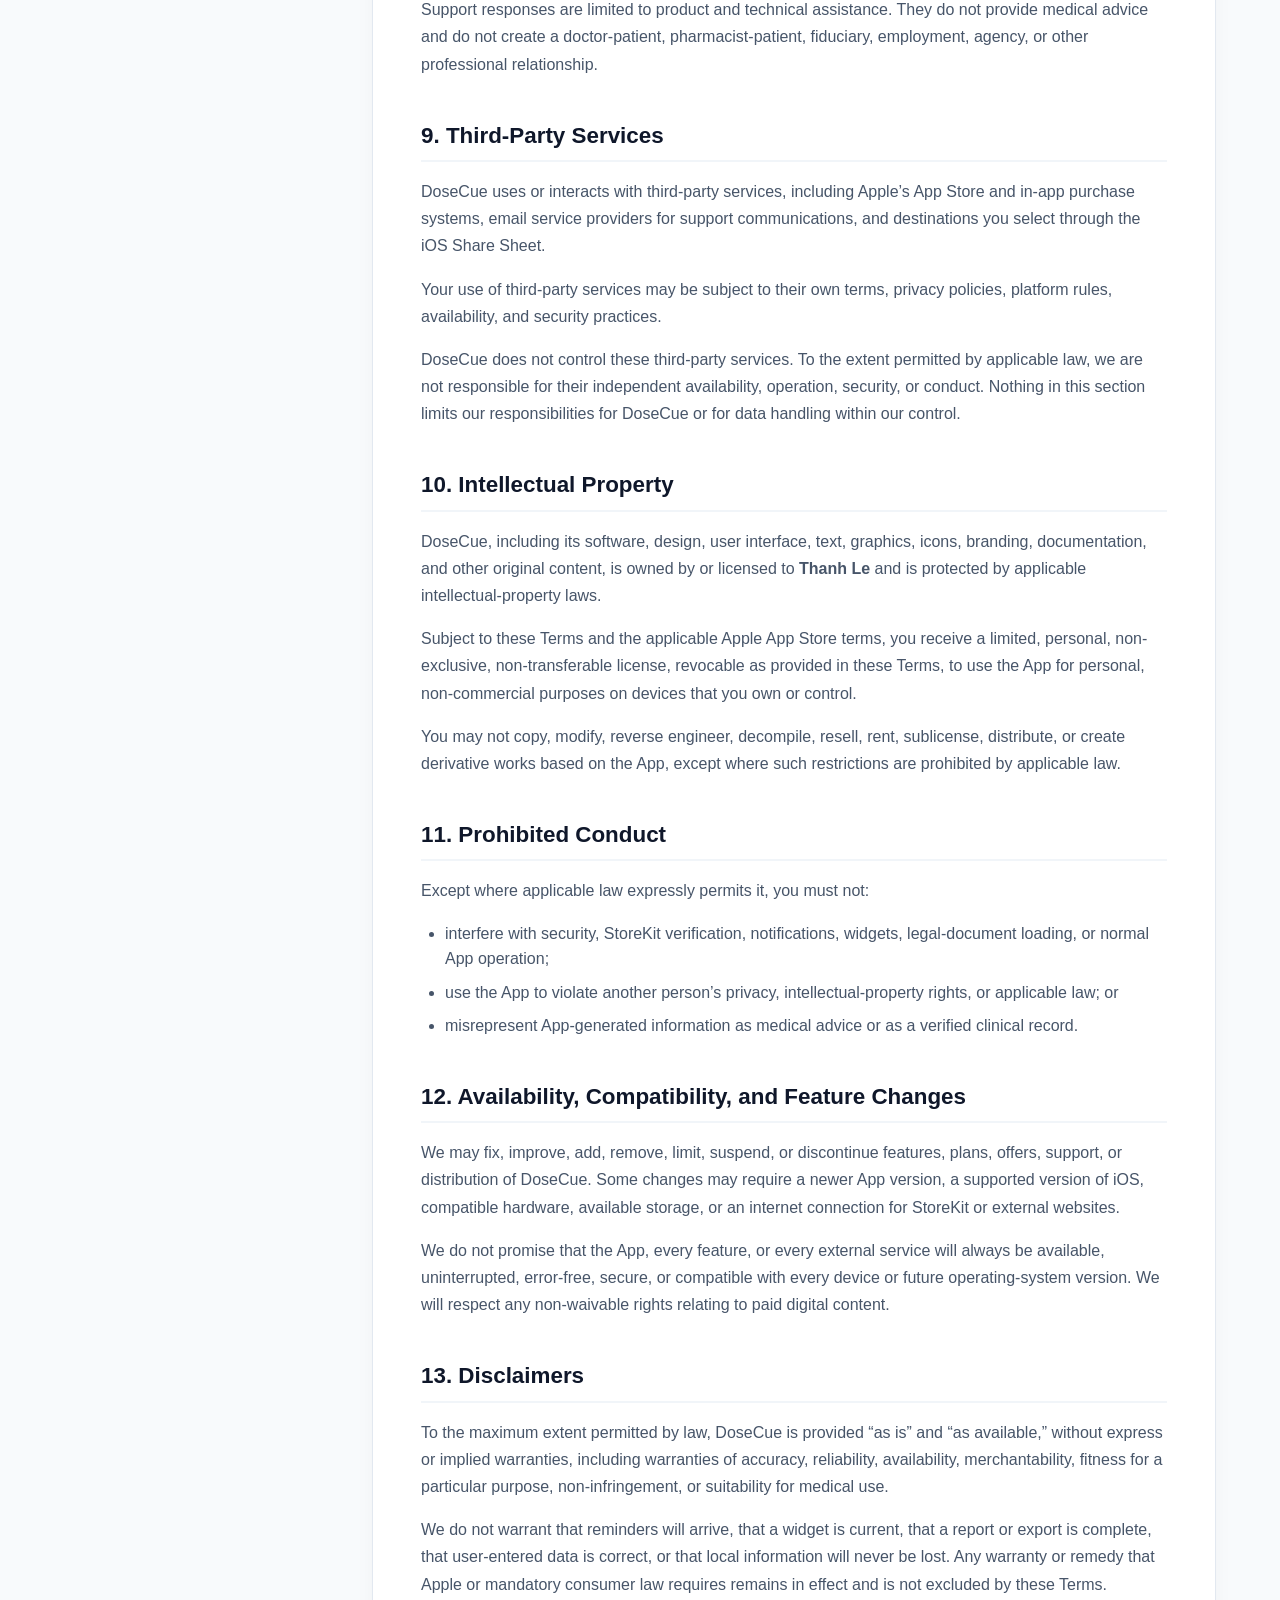
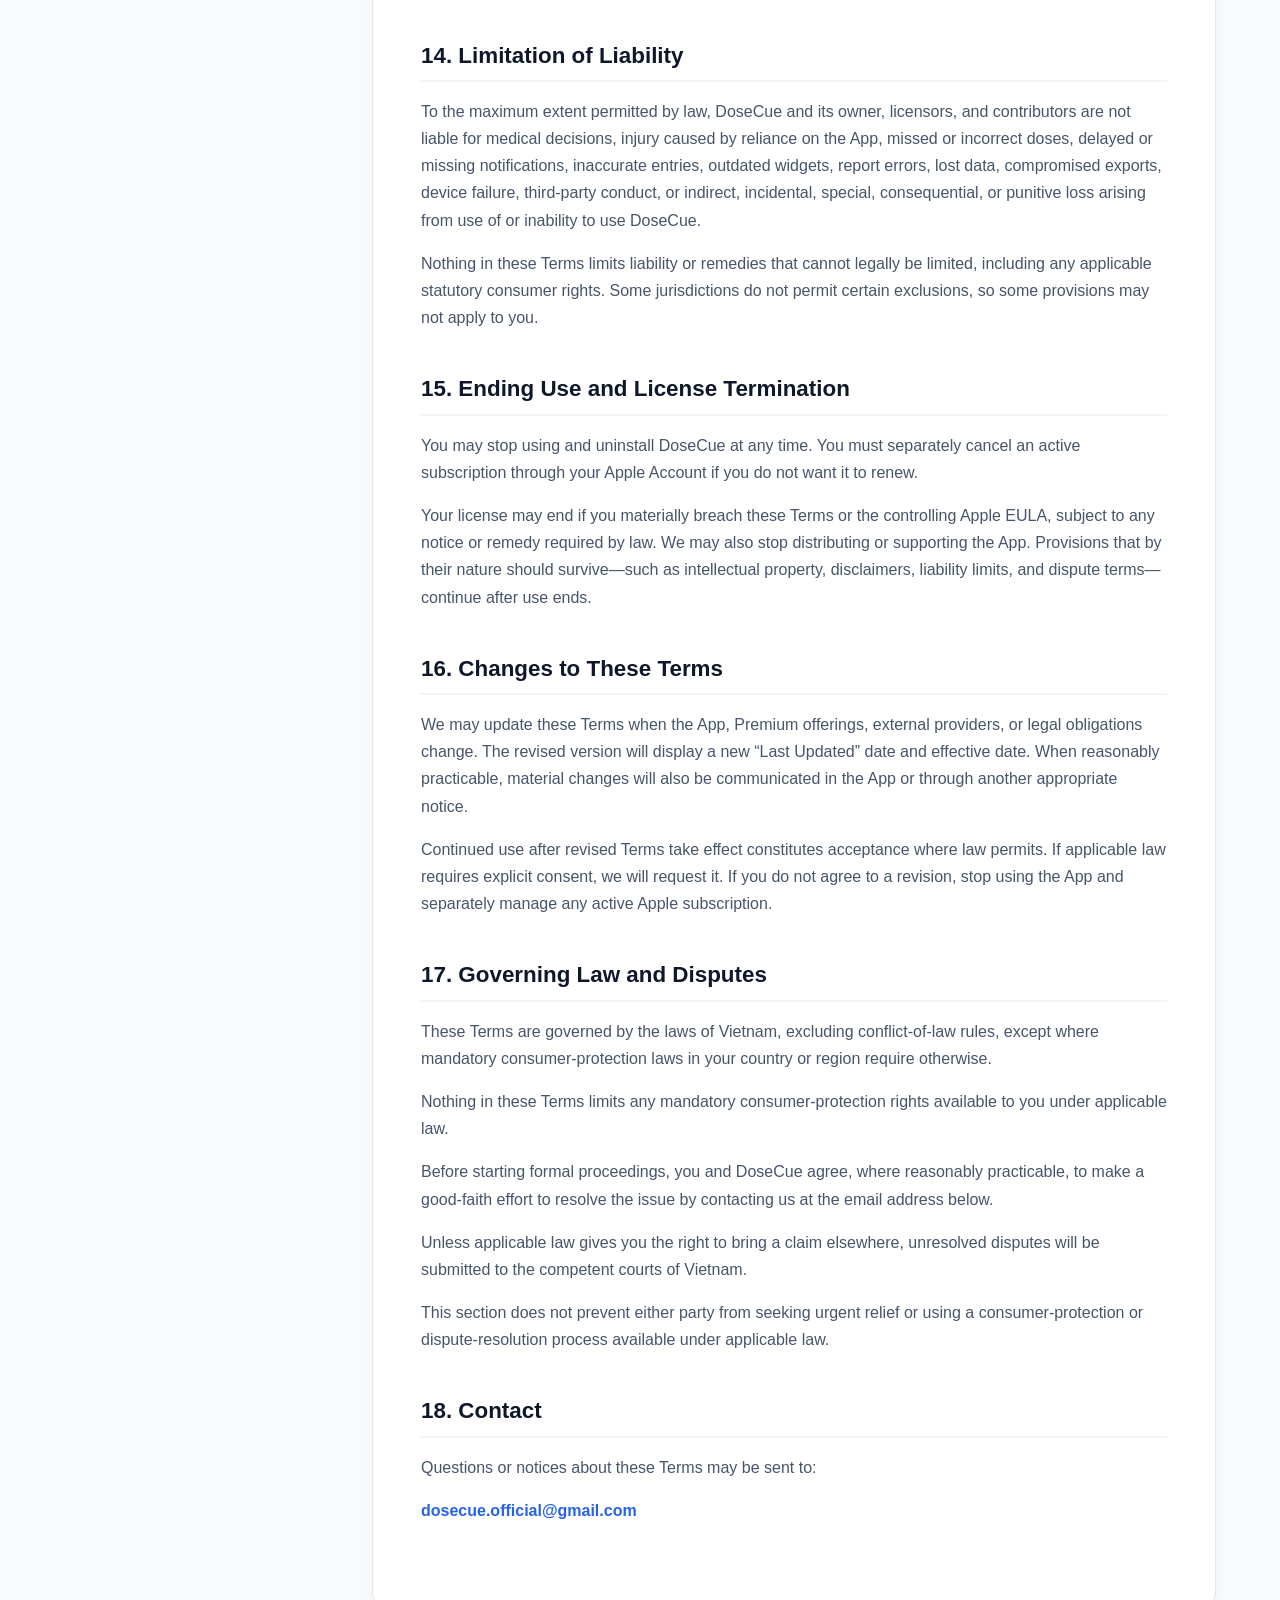
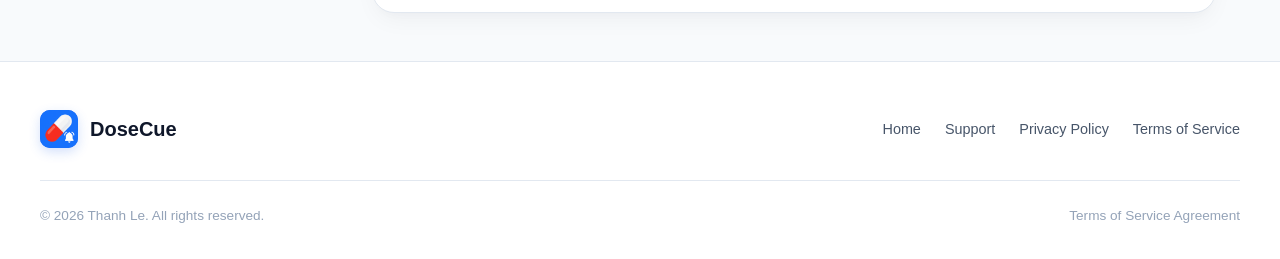
<file: terms.html>
<!DOCTYPE html>
<html lang="en">
<head>
  <meta charset="UTF-8">
  <meta name="viewport" content="width=device-width, initial-scale=1.0">
  <title>Terms of Service — DoseCue</title>
  <meta name="description" content="Terms of Service for the DoseCue iOS app, including medication reminders, reports, local data, Premium purchases, user responsibilities, and service limitations.">
  <link rel="icon" type="image/png" href="assets/dosecue.png">
  <link rel="stylesheet" href="styles.css?v=20260730">
  <script src="script.js" defer></script>
</head>
<body>

  <header class="navbar">
    <div class="nav-container">
      <a href="index.html" class="brand-logo">
        <div class="brand-icon">
          <img src="assets/dosecue.png" alt="DoseCue app icon" width="38" height="38">
        </div>
        <span>DoseCue</span>
      </a>

      <ul class="nav-links">
        <li><a href="index.html">Overview</a></li>
        <li><a href="index.html#features">Features</a></li>
        <li><a href="privacy.html">Privacy Policy</a></li>
        <li><a href="terms.html" class="active">Terms of Service</a></li>
      </ul>

      <a href="https://apps.apple.com/app/id6812654419" class="cta-button">
        App Store
      </a>
    </div>
  </header>

  <main class="main-content">
    <div class="container">
      <div class="doc-layout">

        <aside class="doc-sidebar">
          <div class="doc-sidebar-title">Table of Contents</div>
          <ul class="toc-list">
            <li><a href="#sec-1" class="active">1. Agreement &amp; Eligibility</a></li>
            <li><a href="#sec-2">2. Purpose &amp; Medical Disclaimer</a></li>
            <li><a href="#sec-3">3. Reminder Reliability</a></li>
            <li><a href="#sec-4">4. Your Responsibilities</a></li>
            <li><a href="#sec-5">5. Premium Purchases</a></li>
            <li><a href="#sec-6">6. Apple App Store Terms</a></li>
            <li><a href="#sec-7">7. Local Data &amp; Deletion</a></li>
            <li><a href="#sec-8">8. Exports &amp; Support</a></li>
            <li><a href="#sec-9">9. Third-Party Services</a></li>
            <li><a href="#sec-10">10. Intellectual Property</a></li>
            <li><a href="#sec-11">11. Prohibited Conduct</a></li>
            <li><a href="#sec-12">12. Availability &amp; Changes</a></li>
            <li><a href="#sec-13">13. Disclaimers</a></li>
            <li><a href="#sec-14">14. Limitation of Liability</a></li>
            <li><a href="#sec-15">15. Ending Use</a></li>
            <li><a href="#sec-16">16. Changes to These Terms</a></li>
            <li><a href="#sec-17">17. Governing Law &amp; Disputes</a></li>
            <li><a href="#sec-18">18. Contact</a></li>
          </ul>
        </aside>

        <article class="doc-article">
          <header class="doc-header">
            <h1 class="doc-title">Terms of Service</h1>
            <div class="doc-meta">Last Updated: September 25, 2026 • Effective Date: September 25, 2026</div>
          </header>

          <p style="font-size: 1.05rem; margin-bottom: 1.5rem;">
            These Terms of Service govern your use of DoseCue (“DoseCue,” the “App”), developed and operated by Thanh Le (“we,” “us,” or “our”). These Terms apply to your access to and use of the App on or after the Effective Date. By downloading, accessing, or using the App, you agree to these Terms. If you do not agree, do not use the App.
          </p>

          <div class="doc-callout">
            <strong>⚠️ Important medical notice:</strong> DoseCue is an optional personal organization and reminder tool. It does not provide and is not a substitute for professional medical advice, diagnosis, treatment, clinical monitoring, or emergency services.
          </div>

          <section id="sec-1" class="doc-section">
            <h2 class="doc-section-h2">1. Agreement, Provider, and Eligibility</h2>
            <p>
              You must be at least 13 years old to use DoseCue. If you are under the age of legal majority where you live, you may use the App only with the consent and supervision of a parent or legal guardian, especially where medication schedules are involved.
            </p>
            <p>
              A parent or legal guardian may use DoseCue to manage medication reminders for a child under 13, but the child must not independently use the App.
            </p>
            <p>
              These Terms incorporate the <a href="privacy.html">DoseCue Privacy Policy</a>. Unless a custom end-user license agreement is displayed for DoseCue in the App Store, Apple’s <a href="https://www.apple.com/legal/internet-services/itunes/dev/stdeula/">Standard Licensed Application End User License Agreement</a> (“Apple Standard EULA”) also applies. These Terms supplement that EULA. If a provision conflicts with mandatory law or a controlling App Store term, the mandatory law or controlling term prevails to the extent of the conflict.
            </p>
          </section>

          <section id="sec-2" class="doc-section">
            <h2 class="doc-section-h2">2. Purpose of the App and Medical Disclaimer</h2>
            <p>
              DoseCue helps you create medication schedules, receive reminders, record dose activity, monitor medication inventory and expiration dates, review history, and view adherence reports and exports.
            </p>
            <p>
              DoseCue is an optional personal organization and reminder tool. It does not provide and is not a substitute for professional medical advice, diagnosis, treatment, clinical monitoring, or emergency services.
            </p>
            <p>
              DoseCue does not prescribe medication, recommend dosage, diagnose or treat any condition, check drug interactions or contraindications, monitor you in real time, or determine whether a medication, dose, schedule, instruction, correction, or action is safe or appropriate for you.
            </p>
            <p>
              All medication information is entered by you. Reports, streaks, adherence percentages, trends, and missed-dose labels are automated organizational summaries and are not clinical assessments.
            </p>
            <p>
              <strong>Always follow the medication label and instructions from your doctor, pharmacist, or other qualified healthcare professional.</strong> Do not start, stop, change, repeat, or compensate for a dose based only on DoseCue.
            </p>
            <p>
              If you think you took an incorrect dose, missed an important dose, are having a reaction, or face an emergency, contact a qualified healthcare professional, poison-control service, or local emergency service immediately.
            </p>
          </section>

          <section id="sec-3" class="doc-section">
            <h2 class="doc-section-h2">3. Reminder and Widget Reliability</h2>
            <p>
              You are responsible for entering accurate medication information and verifying your schedules, reminders, inventory counts, dose records, expiration dates, and App settings.
            </p>
            <p>
              DoseCue reminders and widgets may be delayed, blocked, silenced, hidden, outdated, duplicated, or unavailable due to device settings, notification permissions, Focus modes, Do Not Disturb, battery settings, Low Power Mode, operating-system restrictions, widget refresh limits, time-zone changes, deleted schedules, App updates, storage errors, device failure, or other circumstances outside our control.
            </p>
            <p>
              You should not rely on DoseCue as your only method for managing important or time-sensitive medication.
            </p>
            <p>
              If you believe you missed a dose, took an incorrect dose, are experiencing a reaction, or may otherwise be facing a medical issue, contact a qualified healthcare professional, poison-control service, or local emergency service as appropriate.
            </p>
          </section>

          <section id="sec-4" class="doc-section">
            <h2 class="doc-section-h2">4. Your Responsibilities</h2>
            <p>You agree to:</p>
            <ul>
              <li>enter and review accurate medication, schedule, dose, inventory, and expiration information;</li>
              <li>follow professional medical instructions rather than treating the App as medical guidance;</li>
              <li>maintain a suitable backup reminder method for important medication;</li>
              <li>keep your device, Lock Screen, Apple Account, backups, widgets, notifications, and exported files appropriately secured;</li>
              <li>review and correct dose records before relying on reports or sharing them; and</li>
              <li>use the App only for lawful, personal purposes and in compliance with these Terms.</li>
            </ul>
          </section>

          <section id="sec-5" class="doc-section">
            <h2 class="doc-section-h2">5. Premium Purchases</h2>
            <p>
              DoseCue may offer auto-renewing monthly or yearly subscriptions, a free trial or discounted introductory offer where available, and a non-subscription one-time purchase option such as Lifetime Premium.
            </p>
            <p>
              Prices, subscription duration, offer eligibility and duration, renewal terms, and available plans are displayed in the App before purchase and may vary by country or region. Apple’s purchase confirmation controls the final product, price, currency, and billing period.
            </p>
            <p>
              If you start a free trial or discounted introductory offer for an auto-renewing subscription, the subscription will automatically renew at the standard price displayed at purchase unless canceled. To avoid renewal after a free or discounted trial, cancel it through your Apple Account at least 24 hours before the offer ends.
            </p>
            <p>
              Auto-renewing subscriptions continue for successive billing periods unless canceled before the renewal date shown by Apple. You can manage or cancel subscriptions through your Apple Account settings. Canceling usually does not remove Premium access before the end of the current paid billing period.
            </p>
            <p>
              Deleting DoseCue, using Delete Data, or otherwise stopping use of the App does not cancel an active subscription.
            </p>
            <p>
              A Lifetime Premium purchase is a non-consumable, one-time in-app purchase that unlocks the applicable Premium features available in the App, subject to these Terms, App availability, platform requirements, and changes permitted by law. It does not guarantee that the App, every feature, or every third-party service will remain available forever.
            </p>
            <p>
              Payments, billing, subscription management, applicable taxes, purchase restoration, and refund requests are processed by Apple and are subject to Apple’s applicable terms and policies. We do not receive or store your full payment-card details.
            </p>
          </section>

          <section id="sec-6" class="doc-section">
            <h2 class="doc-section-h2">6. Apple App Store Terms</h2>
            <p>
              If you downloaded DoseCue from Apple’s App Store, the following additional terms apply. These Terms govern the relationship between you and us, not Apple, and supplement Apple’s applicable Standard Licensed Application End User License Agreement and App Store rules.
            </p>
            <p>
              The license granted to you is limited to a non-transferable license to use DoseCue on Apple-branded products that you own or control, as permitted by the Apple Media Services Terms and Conditions and applicable App Store rules, including any permitted use through Family Sharing or volume purchasing.
            </p>
            <p>
              We, not Apple, are responsible for providing any maintenance and support for DoseCue to the extent required under these Terms or applicable law. Apple has no obligation to provide maintenance or support for DoseCue.
            </p>
            <p>
              We are responsible for any product warranties that cannot be effectively disclaimed under applicable law. If DoseCue fails to conform to an applicable warranty, you may notify Apple, and Apple will refund any purchase price paid for the App, if applicable. To the maximum extent permitted by law, Apple has no other warranty obligation with respect to DoseCue.
            </p>
            <p>
              We, not Apple, are responsible for addressing claims relating to DoseCue or your possession or use of DoseCue, including product-liability claims, claims that the App does not comply with applicable legal or regulatory requirements, and claims arising under consumer-protection, privacy, or similar laws.
            </p>
            <p>
              If a third party claims that DoseCue or your possession or use of DoseCue infringes that party’s intellectual-property rights, we, not Apple, are responsible for the investigation, defense, settlement, and discharge of that claim.
            </p>
            <p>
              Apple and Apple’s subsidiaries are third-party beneficiaries of these Terms. Upon your acceptance of these Terms, Apple has the right to enforce them against you as a third-party beneficiary.
            </p>
          </section>

          <section id="sec-7" class="doc-section">
            <h2 class="doc-section-h2">7. Local Data, Delete Data, Backups, and Uninstallation</h2>
            <p>
              DoseCue is local-first and does not currently provide a DoseCue account or cloud-sync service. You are responsible for the availability and accuracy of data stored on your device.
            </p>
            <p>
              Delete Data lets you remove selected categories. Some selections have necessary dependencies that the App shows before deletion: deleting Medications &amp; Schedules also includes their inventory and expiration records, and deleting Dose History also includes generated Reports &amp; Statistics. Selecting Reports &amp; Statistics by itself removes generated report and temporary export files but leaves dose history, so reports can be generated again. Selecting App Settings resets the local profile, selected language, onboarding, and in-App notification preferences while preserving unselected health records and the Apple purchase entitlement.
            </p>
            <p>
              Selecting all categories removes all App-managed local categories, preferences, pending and delivered DoseCue notifications, and the widget cache, then returns DoseCue to first-launch onboarding. It does not cancel an Apple subscription, erase Apple purchase history, revoke iOS permissions, remove original photos, or delete files and messages already stored outside DoseCue. Apple may restore an active Premium entitlement after verification.
            </p>
            <p>
              Uninstalling the App ordinarily removes its current local container, but Apple-controlled device or iCloud backups may contain an earlier copy. DoseCue does not operate or access those backups and cannot guarantee restoration after deletion, corruption, device loss, an incompatible update, or uninstallation. Export important information before deleting it, while remembering that exports contain sensitive information and are not a substitute for professional medical records.
            </p>
          </section>

          <section id="sec-8" class="doc-section">
            <h2 class="doc-section-h2">8. Exports and Support</h2>
            <p>
              CSV and PDF exports are generated locally. After you save, send, or share an export through Files, Mail, AirDrop, cloud storage, another app, or another person, you are responsible for its recipients, confidentiality, accuracy, storage, and deletion. DoseCue cannot recall an external copy.
            </p>
            <p>
              Support responses are limited to product and technical assistance. They do not provide medical advice and do not create a doctor-patient, pharmacist-patient, fiduciary, employment, agency, or other professional relationship.
            </p>
          </section>

          <section id="sec-9" class="doc-section">
            <h2 class="doc-section-h2">9. Third-Party Services</h2>
            <p>
              DoseCue uses or interacts with third-party services, including Apple’s App Store and in-app purchase systems, email service providers for support communications, and destinations you select through the iOS Share Sheet.
            </p>
            <p>
              Your use of third-party services may be subject to their own terms, privacy policies, platform rules, availability, and security practices.
            </p>
            <p>
              DoseCue does not control these third-party services. To the extent permitted by applicable law, we are not responsible for their independent availability, operation, security, or conduct. Nothing in this section limits our responsibilities for DoseCue or for data handling within our control.
            </p>
          </section>

          <section id="sec-10" class="doc-section">
            <h2 class="doc-section-h2">10. Intellectual Property</h2>
            <p>
              DoseCue, including its software, design, user interface, text, graphics, icons, branding, documentation, and other original content, is owned by or licensed to <strong>Thanh Le</strong> and is protected by applicable intellectual-property laws.
            </p>
            <p>
              Subject to these Terms and the applicable Apple App Store terms, you receive a limited, personal, non-exclusive, non-transferable license, revocable as provided in these Terms, to use the App for personal, non-commercial purposes on devices that you own or control.
            </p>
            <p>
              You may not copy, modify, reverse engineer, decompile, resell, rent, sublicense, distribute, or create derivative works based on the App, except where such restrictions are prohibited by applicable law.
            </p>
          </section>

          <section id="sec-11" class="doc-section">
            <h2 class="doc-section-h2">11. Prohibited Conduct</h2>
            <p>Except where applicable law expressly permits it, you must not:</p>
            <ul>
              <li>interfere with security, StoreKit verification, notifications, widgets, legal-document loading, or normal App operation;</li>
              <li>use the App to violate another person’s privacy, intellectual-property rights, or applicable law; or</li>
              <li>misrepresent App-generated information as medical advice or as a verified clinical record.</li>
            </ul>
          </section>

          <section id="sec-12" class="doc-section">
            <h2 class="doc-section-h2">12. Availability, Compatibility, and Feature Changes</h2>
            <p>
              We may fix, improve, add, remove, limit, suspend, or discontinue features, plans, offers, support, or distribution of DoseCue. Some changes may require a newer App version, a supported version of iOS, compatible hardware, available storage, or an internet connection for StoreKit or external websites.
            </p>
            <p>
              We do not promise that the App, every feature, or every external service will always be available, uninterrupted, error-free, secure, or compatible with every device or future operating-system version. We will respect any non-waivable rights relating to paid digital content.
            </p>
          </section>

          <section id="sec-13" class="doc-section">
            <h2 class="doc-section-h2">13. Disclaimers</h2>
            <p>
              To the maximum extent permitted by law, DoseCue is provided “as is” and “as available,” without express or implied warranties, including warranties of accuracy, reliability, availability, merchantability, fitness for a particular purpose, non-infringement, or suitability for medical use.
            </p>
            <p>
              We do not warrant that reminders will arrive, that a widget is current, that a report or export is complete, that user-entered data is correct, or that local information will never be lost. Any warranty or remedy that Apple or mandatory consumer law requires remains in effect and is not excluded by these Terms.
            </p>
          </section>

          <section id="sec-14" class="doc-section">
            <h2 class="doc-section-h2">14. Limitation of Liability</h2>
            <p>
              To the maximum extent permitted by law, DoseCue and its owner, licensors, and contributors are not liable for medical decisions, injury caused by reliance on the App, missed or incorrect doses, delayed or missing notifications, inaccurate entries, outdated widgets, report errors, lost data, compromised exports, device failure, third-party conduct, or indirect, incidental, special, consequential, or punitive loss arising from use of or inability to use DoseCue.
            </p>
            <p>
              Nothing in these Terms limits liability or remedies that cannot legally be limited, including any applicable statutory consumer rights. Some jurisdictions do not permit certain exclusions, so some provisions may not apply to you.
            </p>
          </section>

          <section id="sec-15" class="doc-section">
            <h2 class="doc-section-h2">15. Ending Use and License Termination</h2>
            <p>
              You may stop using and uninstall DoseCue at any time. You must separately cancel an active subscription through your Apple Account if you do not want it to renew.
            </p>
            <p>
              Your license may end if you materially breach these Terms or the controlling Apple EULA, subject to any notice or remedy required by law. We may also stop distributing or supporting the App. Provisions that by their nature should survive—such as intellectual property, disclaimers, liability limits, and dispute terms—continue after use ends.
            </p>
          </section>

          <section id="sec-16" class="doc-section">
            <h2 class="doc-section-h2">16. Changes to These Terms</h2>
            <p>
              We may update these Terms when the App, Premium offerings, external providers, or legal obligations change. The revised version will display a new “Last Updated” date and effective date. When reasonably practicable, material changes will also be communicated in the App or through another appropriate notice.
            </p>
            <p>
              Continued use after revised Terms take effect constitutes acceptance where law permits. If applicable law requires explicit consent, we will request it. If you do not agree to a revision, stop using the App and separately manage any active Apple subscription.
            </p>
          </section>

          <section id="sec-17" class="doc-section">
            <h2 class="doc-section-h2">17. Governing Law and Disputes</h2>
            <p>
              These Terms are governed by the laws of Vietnam, excluding conflict-of-law rules, except where mandatory consumer-protection laws in your country or region require otherwise.
            </p>
            <p>
              Nothing in these Terms limits any mandatory consumer-protection rights available to you under applicable law.
            </p>
            <p>
              Before starting formal proceedings, you and DoseCue agree, where reasonably practicable, to make a good-faith effort to resolve the issue by contacting us at the email address below.
            </p>
            <p>
              Unless applicable law gives you the right to bring a claim elsewhere, unresolved disputes will be submitted to the competent courts of Vietnam.
            </p>
            <p>
              This section does not prevent either party from seeking urgent relief or using a consumer-protection or dispute-resolution process available under applicable law.
            </p>
          </section>

          <section id="sec-18" class="doc-section">
            <h2 class="doc-section-h2">18. Contact</h2>
            <p>Questions or notices about these Terms may be sent to:</p>
            <p style="font-weight: 600; color: var(--primary);">
              <a href="mailto:dosecue.official@gmail.com">dosecue.official@gmail.com</a>
            </p>
          </section>
        </article>
      </div>
    </div>
  </main>

  <footer class="footer">
    <div class="footer-container">
      <div class="footer-top">
        <a href="index.html" class="brand-logo">
          <div class="brand-icon">
            <img src="assets/dosecue.png" alt="DoseCue app icon" width="38" height="38">
          </div>
          <span>DoseCue</span>
        </a>

        <ul class="footer-nav">
          <li><a href="index.html">Home</a></li>
          <li><a href="index.html#support">Support</a></li>
          <li><a href="privacy.html">Privacy Policy</a></li>
          <li><a href="terms.html">Terms of Service</a></li>
        </ul>
      </div>

      <div class="footer-bottom">
        <div>© 2026 Thanh Le. All rights reserved.</div>
        <div>Terms of Service Agreement</div>
      </div>
    </div>
  </footer>

</body>
</html>
</file>
<file: styles.css>
/* DoseCue Web - Modern Design System */
:root {
  --primary: #2563eb;
  --primary-hover: #1d4ed8;
  --primary-light: #eff6ff;
  --primary-glow: rgba(37, 99, 235, 0.2);
  
  --premium: #7c3aed;
  --premium-glow: rgba(124, 58, 237, 0.2);
  --premium-gradient: linear-gradient(135deg, #6366f1 0%, #8b5cf6 100%);
  
  --success: #10b981;
  --success-light: #ecfdf5;
  --warning: #f59e0b;
  --warning-light: #fffbebfb;
  --danger: #ef4444;
  --danger-light: #fef2f2;
  
  --bg-page: #f8fafc;
  --surface-card: #ffffff;
  --surface-subtle: #f1f5f9;
  
  --text-main: #0f172a;
  --text-secondary: #475569;
  --text-muted: #94a3b8;
  
  --border-light: #e2e8f0;
  --border-focus: #93c5fd;
  
  --radius-sm: 8px;
  --radius-md: 14px;
  --radius-lg: 22px;
  --radius-full: 9999px;
  
  --shadow-sm: 0 2px 4px rgba(0, 0, 0, 0.03);
  --shadow-card: 0 10px 25px -5px rgba(15, 23, 42, 0.05), 0 8px 10px -6px rgba(15, 23, 42, 0.02);
  --shadow-hover: 0 20px 30px -10px rgba(37, 99, 235, 0.12);
  --shadow-glass: 0 8px 32px 0 rgba(31, 38, 135, 0.07);
  
  --transition-fast: 0.15s ease;
  --transition-normal: 0.25s cubic-bezier(0.16, 1, 0.3, 1);
}

/* Base Styles */
*, *::before, *::after {
  box-sizing: border-box;
  margin: 0;
  padding: 0;
}

html {
  font-family: -apple-system, BlinkMacSystemFont, "SF Pro Text", "SF Pro Display", "Inter", "Segoe UI", Roboto, sans-serif;
  color: var(--text-main);
  background-color: var(--bg-page);
  line-height: 1.6;
  scroll-behavior: smooth;
  -webkit-font-smoothing: antialiased;
}

body {
  min-height: 100vh;
  display: flex;
  flex-direction: column;
}

a {
  color: var(--primary);
  text-decoration: none;
  transition: color var(--transition-fast);
}

a:hover {
  color: var(--primary-hover);
}

/* Header & Navigation */
.navbar {
  position: sticky;
  top: 0;
  z-index: 100;
  background: rgba(255, 255, 255, 0.85);
  backdrop-filter: blur(16px);
  -webkit-backdrop-filter: blur(16px);
  border-bottom: 1px solid var(--border-light);
}

.nav-container {
  max-width: 1200px;
  margin: 0 auto;
  padding: 1rem 1.5rem;
  display: flex;
  align-items: center;
  justify-content: space-between;
}

.brand-logo {
  display: flex;
  align-items: center;
  gap: 0.75rem;
  font-weight: 700;
  font-size: 1.25rem;
  color: var(--text-main);
  text-decoration: none;
}

.brand-icon {
  width: 38px;
  height: 38px;
  background: var(--primary);
  border-radius: 10px;
  display: flex;
  align-items: center;
  justify-content: center;
  color: white;
  box-shadow: 0 4px 12px var(--primary-glow);
}

.brand-icon img {
  width: 100%;
  height: 100%;
  display: block;
  object-fit: cover;
  border-radius: inherit;
}

.nav-links {
  display: flex;
  align-items: center;
  gap: 2rem;
  list-style: none;
}

.nav-links a {
  color: var(--text-secondary);
  font-weight: 500;
  font-size: 0.95rem;
}

.nav-links a:hover,
.nav-links a.active {
  color: var(--primary);
}

.cta-button {
  display: inline-flex;
  align-items: center;
  gap: 0.5rem;
  background: var(--primary);
  color: white !important;
  padding: 0.6rem 1.25rem;
  border-radius: var(--radius-full);
  font-weight: 600;
  font-size: 0.9rem;
  box-shadow: 0 4px 14px var(--primary-glow);
  transition: transform var(--transition-fast), box-shadow var(--transition-fast);
}

.cta-button:hover {
  transform: translateY(-1px);
  box-shadow: 0 6px 20px var(--primary-glow);
}

/* Mobile Nav Toggle */
.mobile-nav-toggle {
  display: none;
  background: none;
  border: none;
  cursor: pointer;
  padding: 0.5rem;
  color: var(--text-main);
}

/* Main Container */
.main-content {
  flex: 1;
}

.container {
  max-width: 1200px;
  margin: 0 auto;
  padding: 3rem 1.5rem;
}

/* Hero Section */
.hero-section {
  padding: 4rem 1.5rem 5rem;
  max-width: 1200px;
  margin: 0 auto;
  display: grid;
  grid-template-columns: 1fr 1fr;
  gap: 4rem;
  align-items: center;
}

.hero-badge {
  display: inline-flex;
  align-items: center;
  gap: 0.5rem;
  background: var(--primary-light);
  color: var(--primary);
  padding: 0.4rem 1rem;
  border-radius: var(--radius-full);
  font-size: 0.85rem;
  font-weight: 600;
  margin-bottom: 1.5rem;
  border: 1px solid rgba(37, 99, 235, 0.15);
}

.hero-title {
  font-size: 3rem;
  font-weight: 800;
  line-height: 1.15;
  letter-spacing: -0.02em;
  margin-bottom: 1.25rem;
  color: var(--text-main);
}

.hero-title span {
  background: linear-gradient(135deg, var(--primary) 0%, #1e40af 100%);
  -webkit-background-clip: text;
  -webkit-text-fill-color: transparent;
}

.hero-subtitle {
  font-size: 1.15rem;
  color: var(--text-secondary);
  margin-bottom: 2rem;
  max-width: 540px;
  line-height: 1.6;
}

.hero-actions {
  display: flex;
  align-items: center;
  gap: 1rem;
  flex-wrap: wrap;
}

.btn-secondary {
  display: inline-flex;
  align-items: center;
  gap: 0.5rem;
  background: var(--surface-card);
  color: var(--text-main);
  padding: 0.75rem 1.5rem;
  border-radius: var(--radius-full);
  font-weight: 600;
  font-size: 0.95rem;
  border: 1px solid var(--border-light);
  box-shadow: var(--shadow-sm);
  transition: all var(--transition-fast);
}

.btn-secondary:hover {
  background: var(--surface-subtle);
  color: var(--text-main);
}

.support-section {
  margin: 0 0 4rem;
  padding: 2rem;
  display: flex;
  align-items: center;
  justify-content: space-between;
  gap: 2rem;
  border-top: 1px solid var(--border-light);
  border-bottom: 1px solid var(--border-light);
}

.support-title {
  margin-bottom: 0.5rem;
  font-size: 1.5rem;
  line-height: 1.25;
}

.support-text {
  max-width: 700px;
  color: var(--text-secondary);
}

.support-section .btn-secondary {
  flex-shrink: 0;
  overflow-wrap: anywhere;
}

/* Actual App Screenshots */
.hero-screenshots {
  position: relative;
  isolation: isolate;
  display: grid;
  grid-template-columns: minmax(0, 1.08fr) minmax(0, 1fr);
  align-items: start;
  gap: 1.25rem;
  width: 100%;
  max-width: 500px;
  min-width: 0;
  margin: 0 auto;
  padding: 1rem 0.75rem 2rem;
}

.hero-screenshots::before {
  content: "";
  position: absolute;
  z-index: -1;
  inset: 12% 0 8%;
  background: linear-gradient(135deg, var(--primary-glow), var(--premium-glow));
  border-radius: 50%;
  filter: blur(32px);
}

.app-screenshot {
  display: block;
  width: 100%;
  height: auto;
  border: 6px solid #111827;
  border-radius: 32px;
  box-shadow: 0 0 0 1px #475569, 0 24px 48px -16px rgba(15, 23, 42, 0.3);
}

.app-screenshot-today {
  transform: rotate(-3deg);
}

.app-screenshot-report {
  margin-top: 3rem;
  transform: rotate(4deg);
}

/* Features Grid */
.section-header {
  text-align: center;
  max-width: 650px;
  margin: 0 auto 3.5rem;
}

.section-tag {
  font-size: 0.85rem;
  font-weight: 700;
  color: var(--primary);
  text-transform: uppercase;
  letter-spacing: 0.08em;
  margin-bottom: 0.5rem;
}

.section-title {
  font-size: 2.25rem;
  font-weight: 800;
  letter-spacing: -0.01em;
  margin-bottom: 1rem;
}

.section-desc {
  font-size: 1.05rem;
  color: var(--text-secondary);
}

.features-grid {
  display: grid;
  grid-template-columns: repeat(auto-fit, minmax(320px, 1fr));
  gap: 1.75rem;
  margin-bottom: 4rem;
}

.feature-card {
  background: var(--surface-card);
  border: 1px solid var(--border-light);
  border-radius: var(--radius-lg);
  padding: 2rem;
  box-shadow: var(--shadow-card);
  transition: transform var(--transition-normal), box-shadow var(--transition-normal);
}

.feature-card:hover {
  transform: translateY(-4px);
  box-shadow: var(--shadow-hover);
}

.feature-icon-wrapper {
  width: 52px;
  height: 52px;
  border-radius: var(--radius-md);
  background: var(--primary-light);
  color: var(--primary);
  display: flex;
  align-items: center;
  justify-content: center;
  font-size: 1.5rem;
  margin-bottom: 1.25rem;
}

.feature-icon-wrapper.purple {
  background: #f3e8ff;
  color: var(--premium);
}

.feature-title {
  font-size: 1.25rem;
  font-weight: 700;
  margin-bottom: 0.6rem;
}

.feature-text {
  font-size: 0.95rem;
  color: var(--text-secondary);
  line-height: 1.6;
}

/* Privacy & Disclaimer Banner */
.disclaimer-card {
  background: linear-gradient(135deg, #eff6ff 0%, #e0e7ff 100%);
  border: 1px solid #bfdbfe;
  border-radius: var(--radius-lg);
  padding: 2rem;
  display: flex;
  align-items: flex-start;
  gap: 1.5rem;
  margin-bottom: 4rem;
}

.disclaimer-icon {
  width: 48px;
  height: 48px;
  background: white;
  border-radius: var(--radius-md);
  display: flex;
  align-items: center;
  justify-content: center;
  color: var(--primary);
  flex-shrink: 0;
  box-shadow: var(--shadow-sm);
}

.disclaimer-title {
  font-size: 1.1rem;
  font-weight: 700;
  color: #1e3a8a;
  margin-bottom: 0.4rem;
}

.disclaimer-text {
  font-size: 0.925rem;
  color: #1e40af;
  line-height: 1.55;
}

/* Legal Documents Layout (Privacy & Terms) */
.doc-layout {
  display: grid;
  grid-template-columns: 260px 1fr;
  gap: 3rem;
  align-items: start;
}

.doc-sidebar {
  position: sticky;
  top: 100px;
  background: var(--surface-card);
  border: 1px solid var(--border-light);
  border-radius: var(--radius-md);
  padding: 1.25rem;
  box-shadow: var(--shadow-sm);
}

.doc-sidebar-title {
  font-size: 0.85rem;
  font-weight: 700;
  text-transform: uppercase;
  letter-spacing: 0.05em;
  color: var(--text-muted);
  margin-bottom: 1rem;
}

.toc-list {
  list-style: none;
  display: flex;
  flex-direction: column;
  gap: 0.5rem;
}

.toc-list a {
  display: block;
  font-size: 0.875rem;
  color: var(--text-secondary);
  padding: 0.4rem 0.6rem;
  border-radius: var(--radius-sm);
  transition: all var(--transition-fast);
}

.toc-list a:hover,
.toc-list a.active {
  background: var(--primary-light);
  color: var(--primary);
  font-weight: 600;
}

.doc-article {
  background: var(--surface-card);
  border: 1px solid var(--border-light);
  border-radius: var(--radius-lg);
  padding: 3rem;
  box-shadow: var(--shadow-card);
}

.doc-header {
  border-bottom: 1px solid var(--border-light);
  padding-bottom: 1.75rem;
  margin-bottom: 2rem;
}

.doc-title {
  font-size: 2.5rem;
  font-weight: 800;
  letter-spacing: -0.01em;
  margin-bottom: 0.5rem;
}

.doc-meta {
  font-size: 0.9rem;
  color: var(--text-muted);
}

.doc-section {
  margin-bottom: 2.5rem;
  scroll-margin-top: 100px;
}

.doc-section-h2 {
  font-size: 1.4rem;
  font-weight: 700;
  color: var(--text-main);
  margin-bottom: 1rem;
  padding-bottom: 0.4rem;
  border-bottom: 2px solid var(--surface-subtle);
}

.doc-section p {
  font-size: 1rem;
  color: var(--text-secondary);
  line-height: 1.7;
  margin-bottom: 1rem;
}

.doc-section ul, .doc-section ol {
  margin-left: 1.5rem;
  margin-bottom: 1rem;
  color: var(--text-secondary);
}

.doc-section li {
  margin-bottom: 0.5rem;
  line-height: 1.6;
}

/* Callout Box for Legal Docs */
.doc-callout {
  background: var(--surface-subtle);
  border-left: 4px solid var(--primary);
  padding: 1rem 1.25rem;
  border-radius: 0 var(--radius-sm) var(--radius-sm) 0;
  margin: 1.25rem 0;
  font-size: 0.925rem;
  color: var(--text-main);
}

/* Footer */
.footer {
  background: var(--surface-card);
  border-top: 1px solid var(--border-light);
  padding: 3rem 1.5rem 2rem;
  margin-top: auto;
}

.footer-container {
  max-width: 1200px;
  margin: 0 auto;
  display: flex;
  flex-direction: column;
  gap: 2rem;
}

.footer-top {
  display: flex;
  justify-content: space-between;
  align-items: center;
  flex-wrap: wrap;
  gap: 1.5rem;
}

.footer-nav {
  display: flex;
  gap: 1.5rem;
  list-style: none;
}

.footer-nav a {
  color: var(--text-secondary);
  font-size: 0.9rem;
}

.footer-bottom {
  border-top: 1px solid var(--border-light);
  padding-top: 1.5rem;
  display: flex;
  justify-content: space-between;
  align-items: center;
  font-size: 0.85rem;
  color: var(--text-muted);
  flex-wrap: wrap;
  gap: 1rem;
}

/* Responsive Media Queries */
@media (max-width: 900px) {
  .hero-section {
    grid-template-columns: 1fr;
    gap: 3rem;
    text-align: center;
    padding-top: 2rem;
  }

  .hero-subtitle {
    margin-left: auto;
    margin-right: auto;
  }

  .hero-actions {
    justify-content: center;
  }

  .doc-layout {
    grid-template-columns: 1fr;
  }

  .doc-sidebar {
    display: none; /* Hide TOC on mobile for clean scrolling */
  }

  .doc-article {
    padding: 1.75rem;
  }
}

@media (max-width: 640px) {
  .hero-screenshots {
    max-width: 420px;
    gap: 0.75rem;
  }

  .app-screenshot {
    border-width: 4px;
    border-radius: 22px;
  }

  .nav-links {
    display: none;
  }

  .support-section {
    align-items: flex-start;
    flex-direction: column;
  }

  .hero-title {
    font-size: 2.2rem;
  }

  .features-grid {
    grid-template-columns: 1fr;
  }

  .disclaimer-card {
    flex-direction: column;
  }
}
</file>
